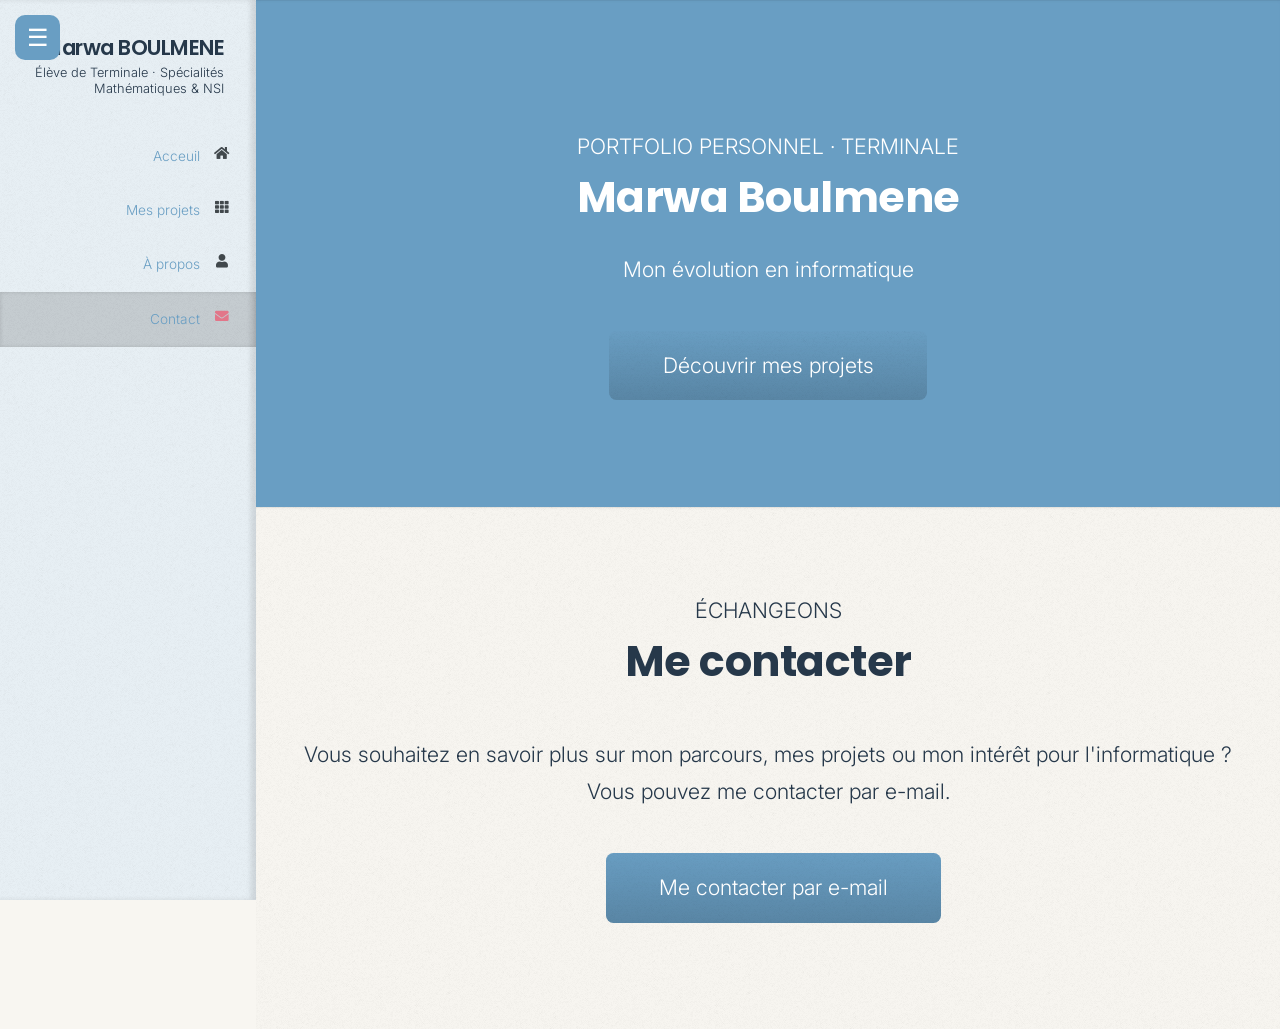
<file: index.html>
<!DOCTYPE HTML>
<!--
	Prologue by HTML5 UP
	html5up.net | @ajlkn
	Free for personal and commercial use under the CCA 3.0 license (html5up.net/license)
-->
<html>
	<head>
		<title>Potfolio de Marwa BOULMENE</title>
		<meta charset="utf-8" />
		<meta name="viewport" content="width=device-width, initial-scale=1, user-scalable=no" />
	    <link rel="preconnect" href="https://fonts.googleapis.com">
        <link href="https://fonts.googleapis.com/css2?family=Inter:wght@400;500;600;700&family=Poppins:wght@400;500;600;700;800&display=swap" rel="stylesheet">
        <link rel="stylesheet" href="assets/css/main.css" />
	</head>
	<body class="is-preload">

		<!-- Header -->
			<div id="header">

				<div class="top">

					<!-- Logo -->
						<div id="logo">
							<h1 id="title">Marwa BOULMENE</h1>
							<p>Élève de Terminale · Spécialités Mathématiques &amp; NSI</p> 
						</div>
					<!-- Nav -->
						<nav id="nav"> 
							<ul>
								<li><a href="#top" id="top-link" class="skel-layers-ignoreHref"><span class="icon solid fa-home">Acceuil</span></a></li>
								<li><a href="projets.html" id="portfolio-link" ><span class="icon solid fa-th">Mes projets</span></a></li>
								<li><a href="apropos.html" id="about-link" class="skel-layers-ignoreHref"><span class="icon solid fa-user">À propos</span></a></li>
								<li><a href="#contact" id="contact-link" class="skel-layers-ignoreHref"><span class="icon solid fa-envelope">Contact</span></a></li>
							</ul>
						</nav>

				</div>

				

			</div>

		<!-- Main -->
			<div id="main">

				<!-- Intro -->
					<section id="top" class="one dark cover">
						<div class="container">

							
<header>
    <p class="eyebrow">PORTFOLIO PERSONNEL · TERMINALE</p>
    <h2 class="alt">
        Marwa Boulmene
    </h2>
    <p>
        Mon évolution en informatique
    </p>
</header>
<footer>
    <a href="projets.html" class="button">
        Découvrir mes projets
    </a>
</footer>

						</div>
					</section>



				
<!-- Contact -->
<section id="contact" class="four">
    <div class="container">

        <header>
            <p class="eyebrow">ÉCHANGEONS</p>
            <h2>Me contacter</h2>
        </header>

        <p>
            Vous souhaitez en savoir plus sur mon parcours,
            mes projets ou mon intérêt pour l'informatique ?
            Vous pouvez me contacter par e-mail.
        </p>

        <ul class="actions">
            <li>
                <a href="mailto:marwaboulmene5@gmail.com" class="button">
                    Me contacter par e-mail
                </a>
            </li>
        </ul>

    </div>
</section>

		

		<!-- Scripts -->
			<script src="assets/js/jquery.min.js"></script>
			<script src="assets/js/jquery.scrolly.min.js"></script>
			<script src="assets/js/jquery.scrollex.min.js"></script>
			<script src="assets/js/browser.min.js"></script>
			<script src="assets/js/breakpoints.min.js"></script>
			<script src="assets/js/util.js"></script>
			<script src="assets/js/main.js"></script>

	</body>
</html>
</file>
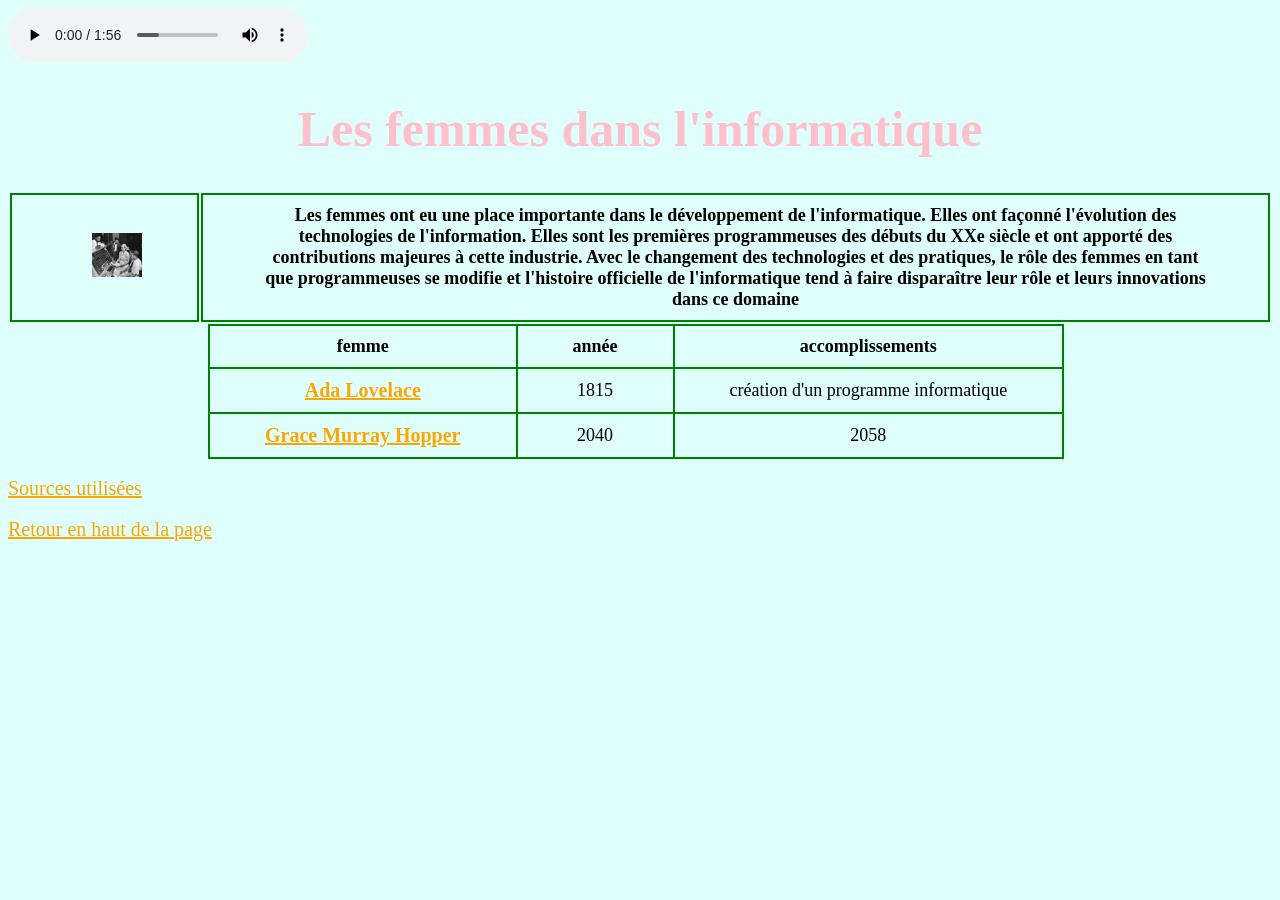
<file: Projets/projet 3 (femmes)/index.html>
<!DOCTYPE html>
<html> 
<head>
<meta charset= "utf-8">
<link rel="stylesheet" type="text/css" href ="femmeStyle.css">
<title> Les femmes dans l'informatique </title>
</head>
<body> 
<audio src="imageEtMusique/musiqueFemme.mp3" controls>
</audio>
<h1> Les femmes dans l'informatique </h1>
<table id="tableIntro">
<tr>
<th> <img id="imageFemme" src="imageEtMusique/imageFemme.jpg" alt="femmes"> </th> 
<th> Les femmes ont eu une place importante dans le développement de l'informatique. Elles ont façonné l'évolution des technologies de l'information. Elles sont les premières programmeuses des débuts du XXe siècle et ont apporté des contributions majeures à cette industrie. Avec le changement des technologies et des pratiques, le rôle des femmes en tant que programmeuses se modifie et l'histoire officielle de l'informatique tend à faire disparaître leur rôle et leurs innovations dans ce domaine </th> 
</tr>
</table>
<table id="tableFemmes">
<tr>
<th> femme </th> <th> année </th> <th> accomplissements </th>
</tr>
<tr>
<th><a href= "AdaLovelace.html"> Ada Lovelace </a> </th>
<td class="Ada Lovelace"> 1815</td>
<td class="Ada Lovelace"> création d'un programme informatique </td>
</tr>
<tr>
<th><a href= "GraceMurrayHopper.html"> Grace Murray Hopper </a> </th>
<td class="Grace Murray Hopper"> 2040 </td>
<td class="Grace Murray Hopper"> 2058 </td>
</tr>
</table>
<br>
<a href="Sources.html"> Sources utilisées </a>
<br>
<br>
<a href="index.html"> Retour en haut de la page</a> 
</body> 
</html>
</file>
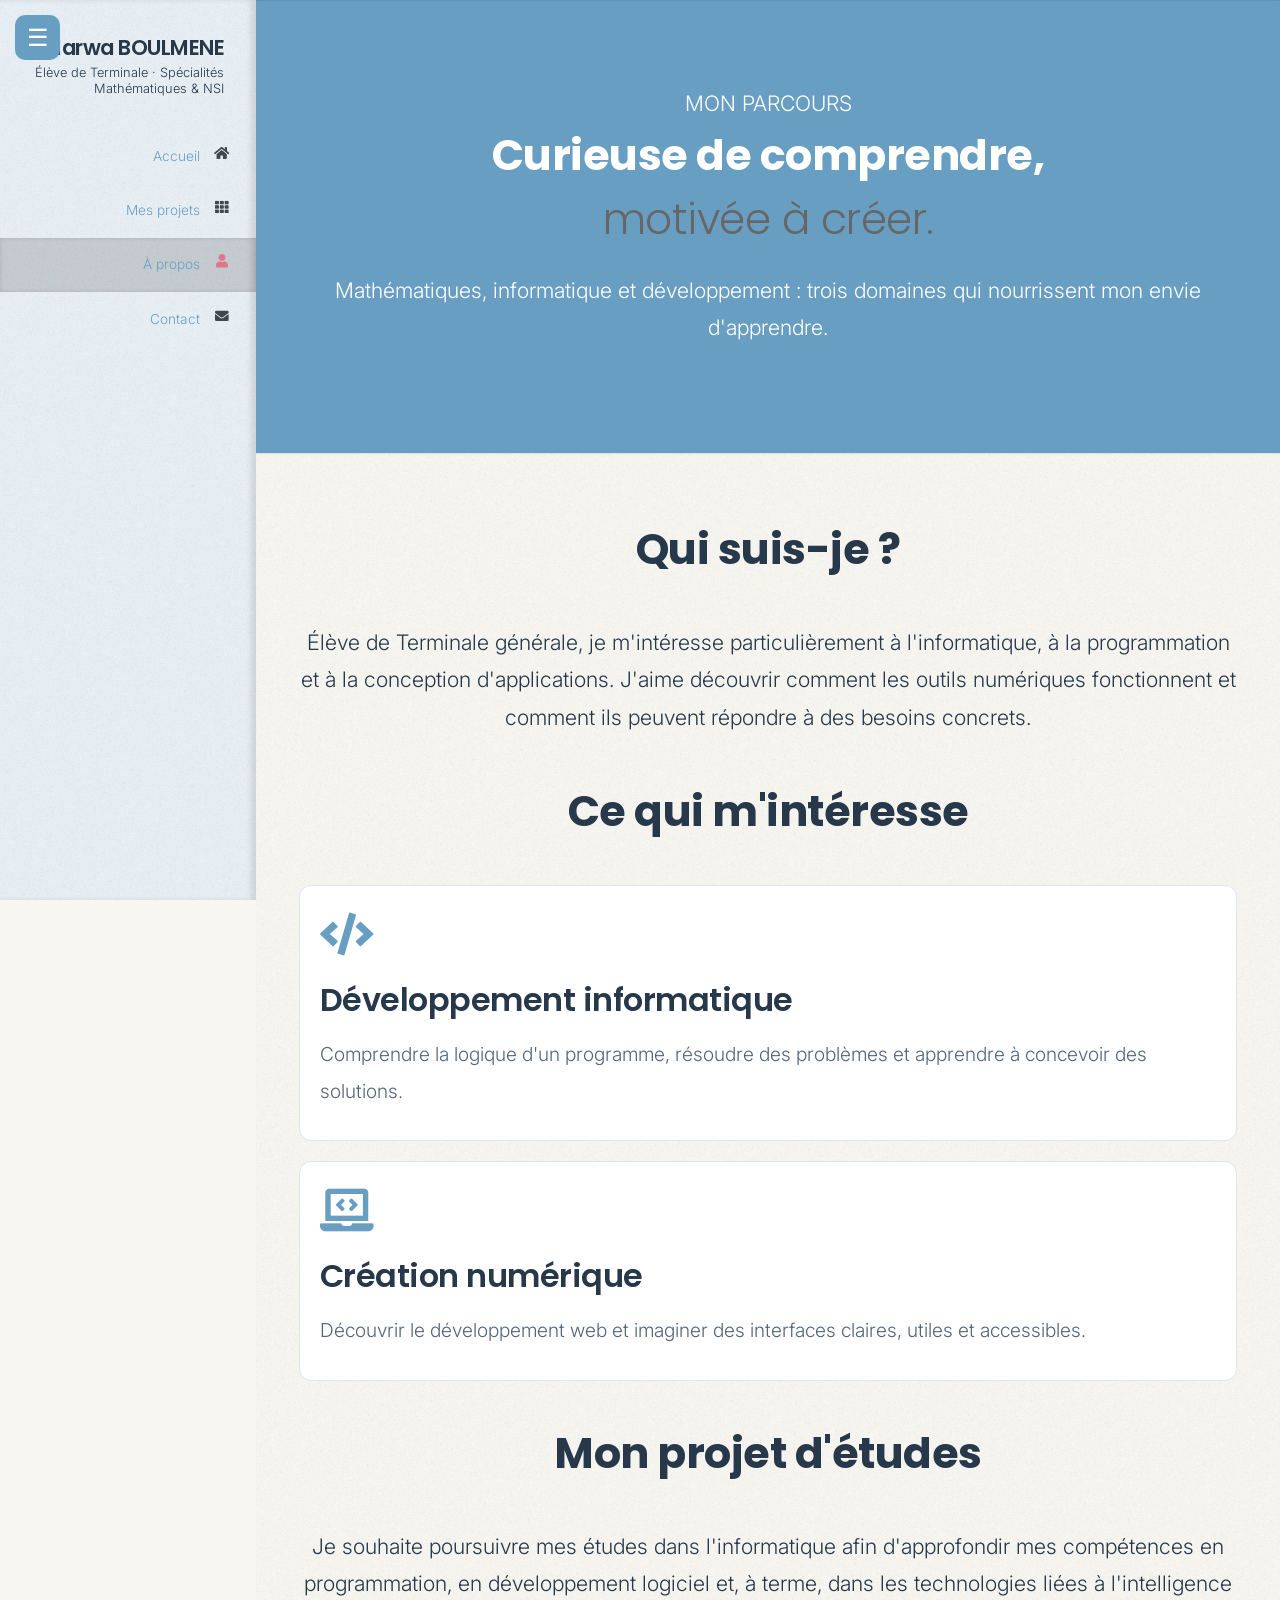
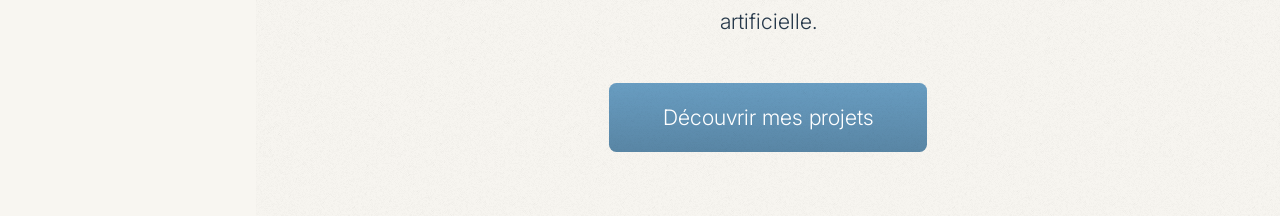
<file: apropos.html>
<!DOCTYPE HTML>
<html lang="fr">
<head>
    <title>À propos | Marwa BOULMENE</title>
    <meta charset="utf-8" />
    <meta name="viewport" content="width=device-width, initial-scale=1, user-scalable=no" />

    <link rel="preconnect" href="https://fonts.googleapis.com">
    <link href="https://fonts.googleapis.com/css2?family=Inter:wght@400;500;600;700&family=Poppins:wght@400;500;600;700;800&display=swap" rel="stylesheet">

    <link rel="stylesheet" href="assets/css/main.css" />
</head>

<body class="is-preload">

    <!-- Barre latérale -->
    <div id="header">
        <div class="top">

            <!-- Logo -->
            <div id="logo">
                <h1 id="title">Marwa BOULMENE</h1>
                <p>Élève de Terminale · Spécialités Mathématiques &amp; NSI</p>
            </div>

            <!-- Navigation -->
            <nav id="nav">
                <ul>
                    <li>
                        <a href="index.html#top">
                            <span class="icon solid fa-home">Accueil</span>
                        </a>
                    </li>
                    <li>
                        <a href="projets.html">
                            <span class="icon solid fa-th">Mes projets</span>
                        </a>
                    </li>
                    <li>
                        <a href="apropos.html" class="active">
                            <span class="icon solid fa-user">À propos</span>
                        </a>
                    </li>
                    <li>
                        <a href="index.html#contact">
                            <span class="icon solid fa-envelope">Contact</span>
                        </a>
                    </li>
                </ul>
            </nav>

        </div>
    </div>

    <!-- Contenu principal -->
    <div id="main">

        <!-- Présentation -->
        <section class="one">
            <div class="container">
                <header>
                    <p class="eyebrow">MON PARCOURS</p>

                    <h2 class="alt">
                        Curieuse de comprendre,<br />
                        <strong>motivée à créer.</strong>
                    </h2>

                    <p>
                        Mathématiques, informatique et développement :
                        trois domaines qui nourrissent mon envie d'apprendre.
                    </p>
                </header>
            </div>
        </section>

        <!-- À propos -->
        <section class="two">
            <div class="container">

                <header>
                    <h2>Qui suis-je ?</h2>
                </header>

                <p>
                    Élève de Terminale générale, je m'intéresse particulièrement
                    à l'informatique, à la programmation et à la conception
                    d'applications. J'aime découvrir comment les outils
                    numériques fonctionnent et comment ils peuvent répondre
                    à des besoins concrets.
                </p>

                <header>
                    <h2>Ce qui m'intéresse</h2>
                </header>

                <div class="project-card">
                    <span class="icon solid fa-code"></span>

                    <h3>Développement informatique</h3>

                    <p>
                        Comprendre la logique d'un programme, résoudre
                        des problèmes et apprendre à concevoir des solutions.
                    </p>
                </div>

                <div class="project-card" style="margin-top: 20px;">
                    <span class="icon solid fa-laptop-code"></span>

                    <h3>Création numérique</h3>

                    <p>
                        Découvrir le développement web et imaginer des
                        interfaces claires, utiles et accessibles.
                    </p>
                </div>

                <header style="margin-top: 40px;">
                    <h2>Mon projet d'études</h2>
                </header>

                <p>
                    Je souhaite poursuivre mes études dans l'informatique
                    afin d'approfondir mes compétences en programmation,
                    en développement logiciel et, à terme, dans les
                    technologies liées à l'intelligence artificielle.
                </p>

                <footer>
                    <a href="projets.html" class="button">
                        Découvrir mes projets
                    </a>
                </footer>

            </div>
        </section>

    </div>

    <!-- Scripts -->
    <script src="assets/js/jquery.min.js"></script>
    <script src="assets/js/jquery.scrolly.min.js"></script>
    <script src="assets/js/jquery.scrollex.min.js"></script>
    <script src="assets/js/browser.min.js"></script>
    <script src="assets/js/breakpoints.min.js"></script>
    <script src="assets/js/util.js"></script>
    <script src="assets/js/main.js"></script>

</body>
</html>
</file>
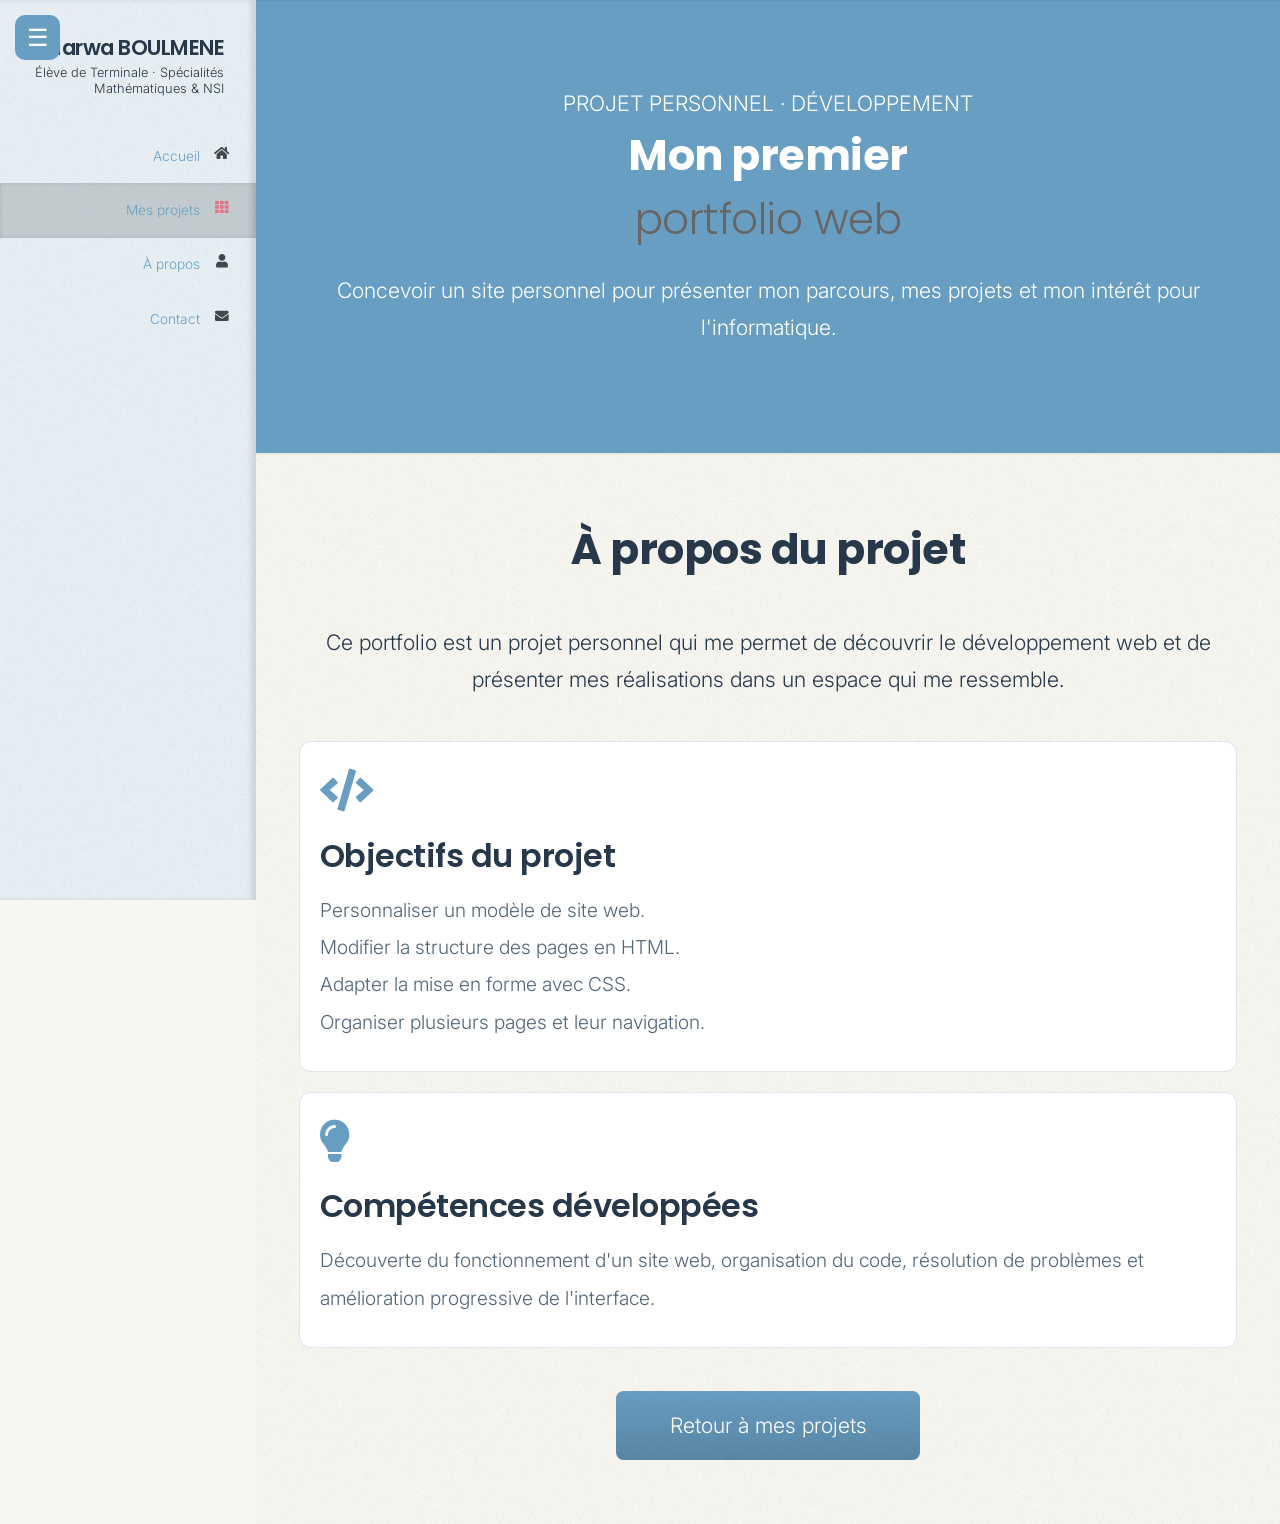
<file: developpement-web.html>
<!DOCTYPE HTML>
<html lang="fr">
<head>
    <title>Développement web | Marwa BOULMENE</title>
    <meta charset="utf-8" />
    <meta name="viewport" content="width=device-width, initial-scale=1, user-scalable=no" />

    <link rel="preconnect" href="https://fonts.googleapis.com">
    <link href="https://fonts.googleapis.com/css2?family=Inter:wght@400;500;600;700&family=Poppins:wght@400;500;600;700;800&display=swap" rel="stylesheet">

    <link rel="stylesheet" href="assets/css/main.css" />
</head>

<body class="is-preload">

    <!-- Barre latérale -->
    <div id="header">
        <div class="top">

            <div id="logo">
                <h1 id="title">Marwa BOULMENE</h1>
                <p>Élève de Terminale · Spécialités Mathématiques &amp; NSI</p>
            </div>

            <nav id="nav">
                <ul>
                    <li>
                        <a href="index.html#top">
                            <span class="icon solid fa-home">Accueil</span>
                        </a>
                    </li>
                    <li>
                        <a href="projets.html" class="active">
                            <span class="icon solid fa-th">Mes projets</span>
                        </a>
                    </li>
                    <li>
                        <a href="apropos.html">
                            <span class="icon solid fa-user">À propos</span>
                        </a>
                    </li>
                    <li>
                        <a href="index.html#contact">
                            <span class="icon solid fa-envelope">Contact</span>
                        </a>
                    </li>
                </ul>
            </nav>

        </div>
    </div>

    <!-- Contenu principal -->
    <div id="main">

        <section class="one">
            <div class="container">
                <header>
                    <p class="eyebrow">PROJET PERSONNEL · DÉVELOPPEMENT</p>

                    <h2 class="alt">
                        Mon premier<br />
                        <strong>portfolio web</strong>
                    </h2>

                    <p>
                        Concevoir un site personnel pour présenter mon parcours,
                        mes projets et mon intérêt pour l'informatique.
                    </p>
                </header>
            </div>
        </section>

        <section class="two">
            <div class="container">

                <header>
                    <h2>À propos du projet</h2>
                </header>

                <p>
                    Ce portfolio est un projet personnel qui me permet
                    de découvrir le développement web et de présenter
                    mes réalisations dans un espace qui me ressemble.
                </p>

                <div class="project-card">
                    <span class="icon solid fa-code"></span>

                    <h3>Objectifs du projet</h3>

                    <p>
                        Personnaliser un modèle de site web.<br />
                        Modifier la structure des pages en HTML.<br />
                        Adapter la mise en forme avec CSS.<br />
                        Organiser plusieurs pages et leur navigation.
                    </p>
                </div>

                <div class="project-card" style="margin-top: 20px;">
                    <span class="icon solid fa-lightbulb"></span>

                    <h3>Compétences développées</h3>

                    <p>
                        Découverte du fonctionnement d'un site web,
                        organisation du code, résolution de problèmes
                        et amélioration progressive de l'interface.
                    </p>
                </div>

                <footer>
                    <a href="projets.html" class="button">
                        Retour à mes projets
                    </a>
                </footer>

            </div>
        </section>

    </div>

    <!-- Scripts -->
    <script src="assets/js/jquery.min.js"></script>
    <script src="assets/js/jquery.scrolly.min.js"></script>
    <script src="assets/js/jquery.scrollex.min.js"></script>
    <script src="assets/js/browser.min.js"></script>
    <script src="assets/js/breakpoints.min.js"></script>
    <script src="assets/js/util.js"></script>
    <script src="assets/js/main.js"></script>

</body>
</html>
</file>
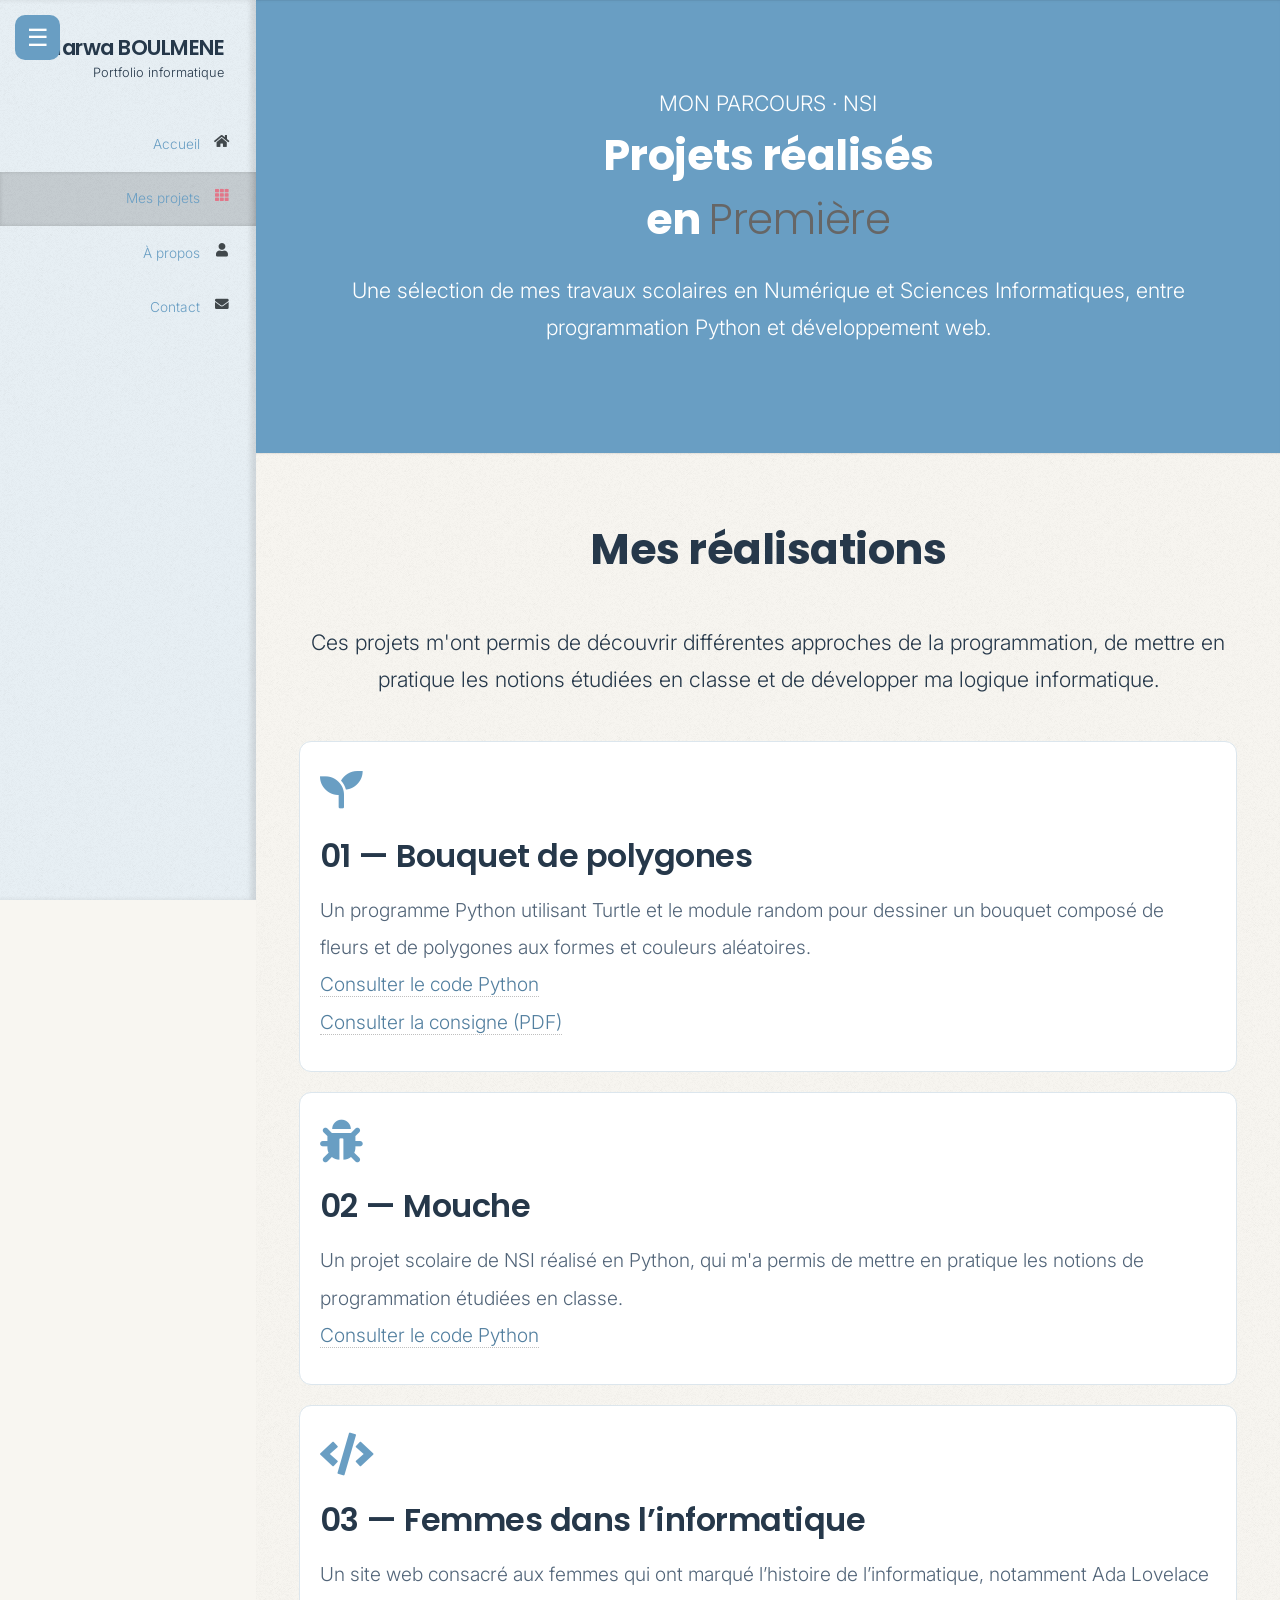
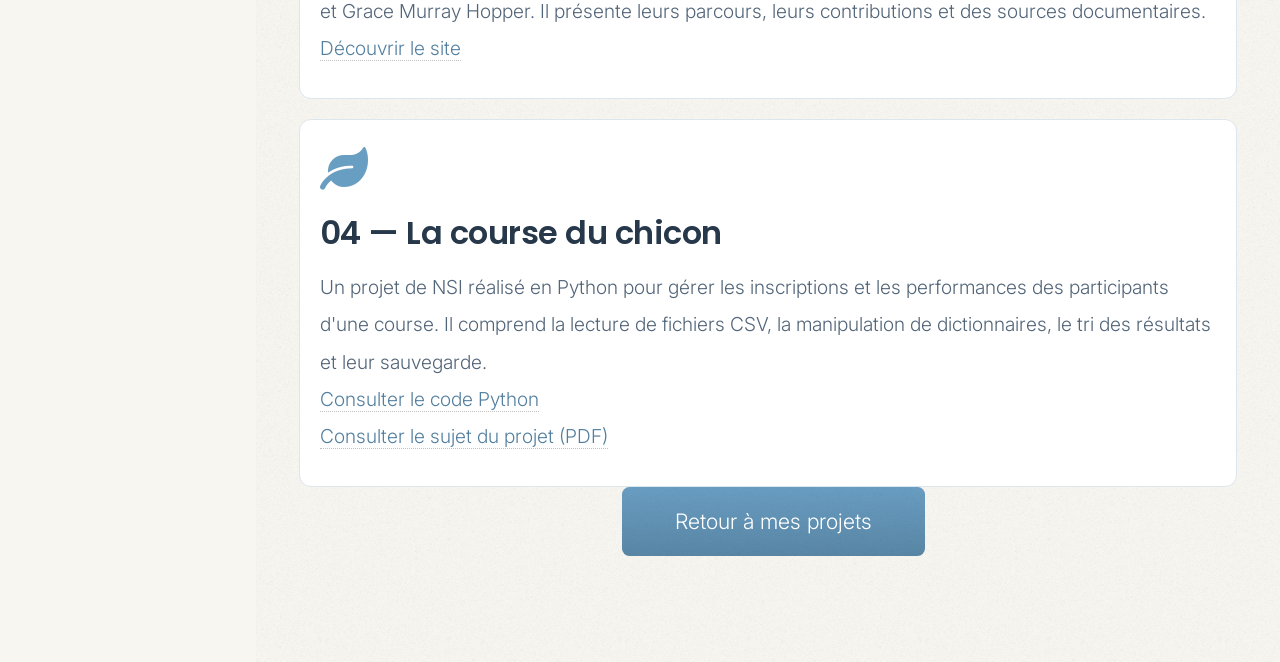
<file: premiere.html>
<!DOCTYPE HTML>
<html lang="fr">
<head>
    <title>Première — Mon portfolio</title>
    <meta charset="utf-8" />
    <meta name="viewport" content="width=device-width, initial-scale=1, user-scalable=no" />

    <link rel="preconnect" href="https://fonts.googleapis.com">
    <link href="https://fonts.googleapis.com/css2?family=Inter:wght@400;500;600;700&family=Poppins:wght@400;500;600;700;800&display=swap" rel="stylesheet">

    <link rel="stylesheet" href="assets/css/main.css" />
</head>

<body class="is-preload">

    <!-- Menu latéral -->
    <div id="header">
        <div class="top">

            <div id="logo">
                <h1 id="title">Marwa BOULMENE</h1>
                <p>Portfolio informatique</p>
            </div>

            <nav id="nav">
                <ul>
                    <li>
                        <a href="index.html#top">
                            <span class="icon solid fa-home">Accueil</span>
                        </a>
                    </li>
                    <li>
                        <a href="projets.html" class="active">
                            <span class="icon solid fa-th">Mes projets</span>
                        </a>
                    </li>
                    <li>
                        <a href="apropos.html">
                            <span class="icon solid fa-user">À propos</span>
                        </a>
                    </li>
                    <li>
                        <a href="index.html#contact">
                            <span class="icon solid fa-envelope">Contact</span>
                        </a>
                    </li>
                </ul>
            </nav>

        </div>
    </div>

    <!-- Contenu principal -->
    <div id="main">

        <!-- Présentation -->
        <section id="top" class="one">
            <div class="container">

                <header>
                    <p class="eyebrow">MON PARCOURS · NSI</p>

                    <h2 class="alt">
                        Projets réalisés<br />
                        en <strong>Première</strong>
                    </h2>

                    <p>
                        Une sélection de mes travaux scolaires en
                        Numérique et Sciences Informatiques,
                        entre programmation Python et développement web.
                    </p>
                </header>

            </div>
        </section>

        <!-- Projets -->
        <section id="realisations" class="two">
            <div class="container">

                <header>
                    <h2>Mes réalisations</h2>
                </header>

                <p>
                    Ces projets m'ont permis de découvrir différentes
                    approches de la programmation, de mettre en pratique
                    les notions étudiées en classe et de développer
                    ma logique informatique.
                </p>

                <div class="row">

                    <!-- Projet 1 : Bouquet -->
                    <div class="col-12">
                        <div class="project-card">

                            <span class="icon solid fa-seedling"></span>
                            <h3>01 — Bouquet de polygones</h3>

                            <p>
                                Un programme Python utilisant Turtle
                                et le module random pour dessiner un
                                bouquet composé de fleurs et de polygones
                                aux formes et couleurs aléatoires.
                            </p>

                            <p>
                                <a href="Projets/projet%201%20(bouquet)/PR1tulipes.py"
                                   target="_blank" rel="noopener">
                                    Consulter le code Python
                                </a>
                            </p>

                            <p>
                                <a href="Projets/projet%201%20(bouquet)/BouquetPolygones.pdf"
                                   target="_blank" rel="noopener">
                                    Consulter la consigne (PDF)
                                </a>
                            </p>

                        </div>
                    </div>

                    <!-- Projet 2 : Mouche -->
                    <div class="col-12">
                        <div class="project-card">

                            <span class="icon solid fa-bug"></span>
                            <h3>02 — Mouche</h3>

                            <p>
                                Un projet scolaire de NSI réalisé en Python,
                                qui m'a permis de mettre en pratique les notions
                                de programmation étudiées en classe.
                            </p>

                            <p>
                                <a href="Projets/projet%202%20(mouche)/PR2.py"
                                   target="_blank" rel="noopener">
                                    Consulter le code Python
                                </a>
                            </p>

                        </div>
                    </div>

                    <!-- Projet 3 : Femmes dans l'informatique -->
                    <div class="col-12">
                        <div class="project-card">

                            <span class="icon solid fa-code"></span>
                            <h3>03 — Femmes dans l’informatique</h3>

                            <p>
                                Un site web consacré aux femmes qui ont marqué
                                l’histoire de l’informatique, notamment Ada Lovelace
                                et Grace Murray Hopper. Il présente leurs parcours,
                                leurs contributions et des sources documentaires.
                            </p>

                            <p>
                                <a href="Projets/projet%203%20(femmes)/index.html"
                                   target="_blank" rel="noopener">
                                    Découvrir le site
                                </a>
                            </p>

                        </div>
                    </div>

                    <!-- Projet 4 : Chicons -->
                    <div class="col-12">
                        <div class="project-card">

                            <span class="icon solid fa-leaf"></span>
                            <h3>04 — La course du chicon</h3>

                            <p>
                                Un projet de NSI réalisé en Python pour gérer les
                                inscriptions et les performances des participants
                                d'une course. Il comprend la lecture de fichiers CSV,
                                la manipulation de dictionnaires, le tri des résultats
                                et leur sauvegarde.
                            </p>

                            <p>
                                <a href="Projets/projet%204%20(chicons)/course_chicon.py"
                                   target="_blank" rel="noopener">
                                    Consulter le code Python
                                </a>
                            </p>

                            <p>
                                <a href="Projets/projet%204%20(chicons)/PRChicon.pdf"
                                   target="_blank" rel="noopener">
                                    Consulter le sujet du projet (PDF)
                                </a>
                            </p>

                        </div>
                    </div>

                </div>

                <!-- Bouton de retour -->
                <div class="row">
                    <div class="col-12">
                        <ul class="actions">
                            <li>
                                <a href="projets.html" class="button">
                                    Retour à mes projets
                                </a>
                            </li>
                        </ul>
                    </div>
                </div>
        </section>
    </div>

    <!-- Scripts du modèle -->
    <script src="assets/js/jquery.min.js"></script>
    <script src="assets/js/jquery.scrolly.min.js"></script>
    <script src="assets/js/jquery.scrollex.min.js"></script>
    <script src="assets/js/browser.min.js"></script>
    <script src="assets/js/breakpoints.min.js"></script>
    <script src="assets/js/util.js"></script>
    <script src="assets/js/main.js"></script>

</body>
</html>
</file>
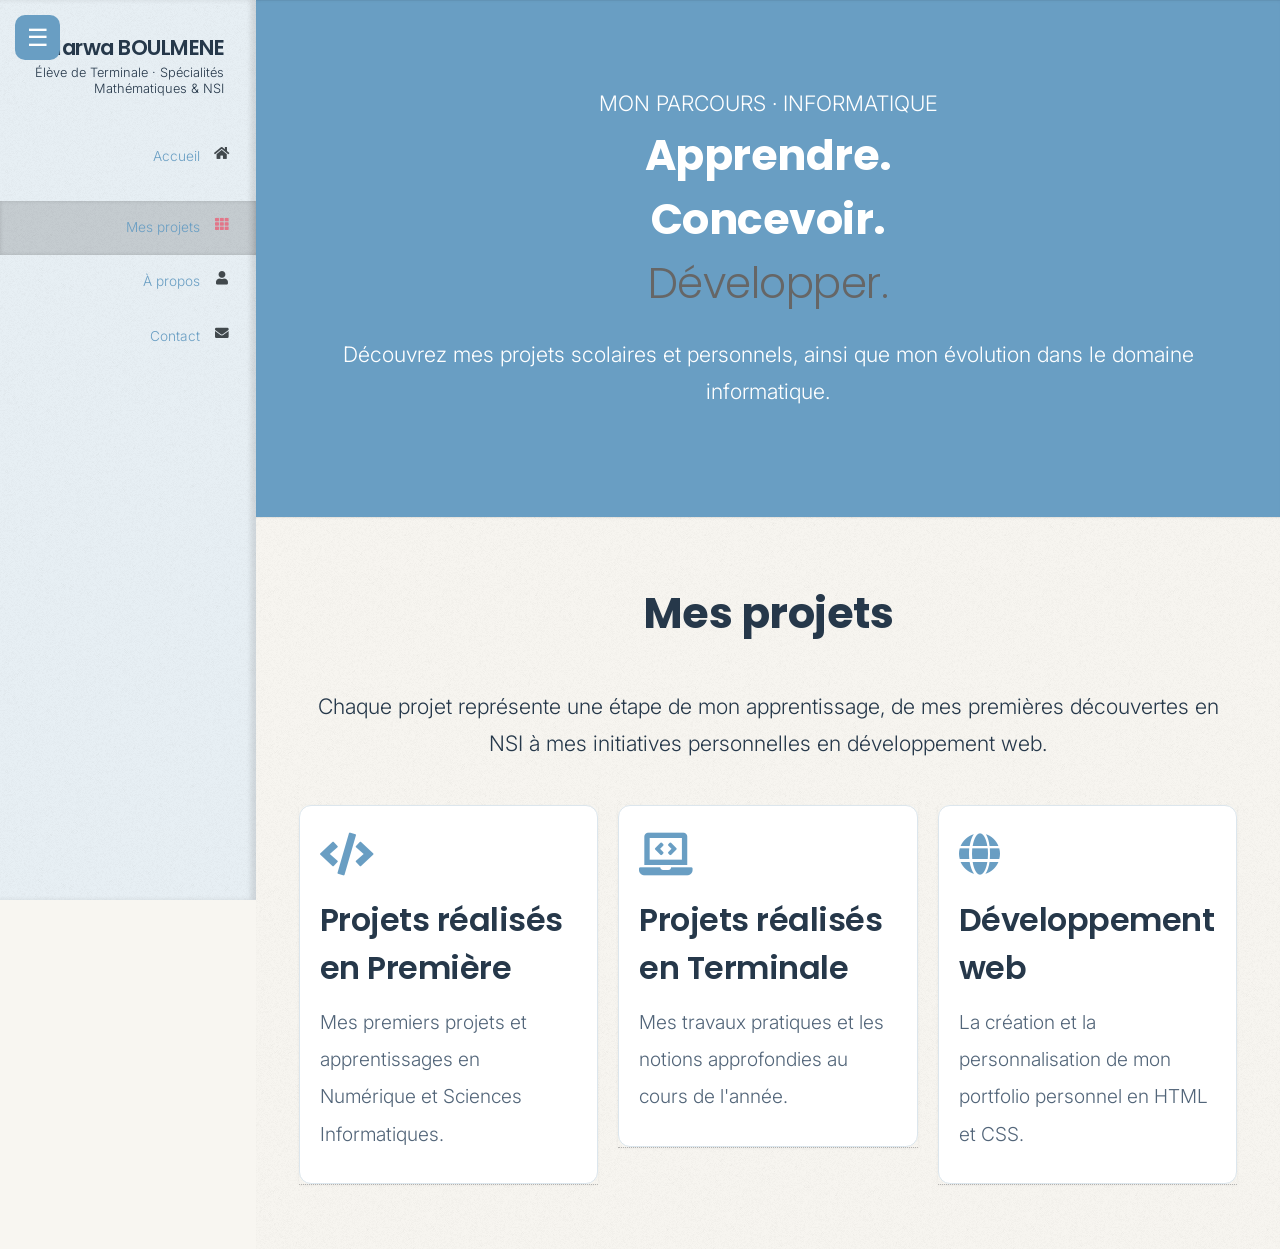
<file: projets.html>
<!DOCTYPE HTML>
<html lang="fr">
<head>
    <title>Mes projets | Marwa BOULMENE</title>
    <meta charset="utf-8" />
    <meta name="viewport" content="width=device-width, initial-scale=1, user-scalable=no" />

    <link rel="preconnect" href="https://fonts.googleapis.com">
    <link href="https://fonts.googleapis.com/css2?family=Inter:wght@400;500;600;700&family=Poppins:wght@400;500;600;700;800&display=swap" rel="stylesheet">

    <link rel="stylesheet" href="assets/css/main.css" />
</head>

<body class="is-preload">

    <!-- Barre latérale -->
    <div id="header">
        <div class="top">

            <!-- Logo -->
            <div id="logo">
                <h1 id="title">Marwa BOULMENE</h1>
                <p>Élève de Terminale · Spécialités Mathématiques &amp; NSI</p>
            </div>

            <!-- Navigation -->
            <nav id="nav">
                <ul>
                    <li>
                        <a href="index.html#top">
                            <span class="icon solid fa-home">Accueil</span>
                        </a>
                    </li>
                    <li>
                        <a href="projets.html">
                            <li><a href="projets.html" class="active"><span class="icon solid fa-th">Mes projets</span></a></li>
                        </a>
                    </li>
                    <li>
                        <a href="apropos.html">
                            <span class="icon solid fa-user">À propos</span>
                        </a>
                    </li>
                    <li>
                        <a href="index.html#contact">
                            <span class="icon solid fa-envelope">Contact</span>
                        </a>
                    </li>
                </ul>
            </nav>

        </div>
    </div>

    <!-- Contenu principal -->
    <div id="main">

        <!-- Présentation -->
        <section class="one">
            <div class="container">
                <header>
                    <p class="eyebrow">MON PARCOURS · INFORMATIQUE</p>

                    <h2 class="alt">
                        Apprendre.<br />
                        Concevoir.<br />
                        <strong>Développer.</strong>
                    </h2>

                    <p>
                        Découvrez mes projets scolaires et personnels,
                        ainsi que mon évolution dans le domaine informatique.
                    </p>
                </header>
            </div>
        </section>

        <!-- Cartes des projets -->
        <section class="two">
            <div class="container">

                <header>
                    <h2>Mes projets</h2>
                </header>

                <p>
                    Chaque projet représente une étape de mon apprentissage,
                    de mes premières découvertes en NSI à mes initiatives
                    personnelles en développement web.
                </p>

                <div class="row">

                    <!-- Première -->
                    <div class="col-4 col-12-mobile">
                        <a href="premiere.html" class="project-link">
                            <article class="item">
                                <div class="project-card">
                                    <span class="icon solid fa-code"></span>

                                    <h3>Projets réalisés en Première</h3>

                                    <p>
                                        Mes premiers projets et apprentissages
                                        en Numérique et Sciences Informatiques.
                                    </p>
                                </div>
                            </article>
                        </a>
                    </div>

                    <!-- Terminale -->
                    <div class="col-4 col-12-mobile">
                        <a href="terminale.html" class="project-link">
                            <article class="item">
                                <div class="project-card">
                                    <span class="icon solid fa-laptop-code"></span>

                                    <h3>Projets réalisés en Terminale</h3>

                                    <p>
                                        Mes travaux pratiques et les notions
                                        approfondies au cours de l'année.
                                    </p>
                                </div>
                            </article>
                        </a>
                    </div>

                    <!-- Développement web -->
                    <div class="col-4 col-12-mobile">
                        <a href="developpement-web.html" class="project-link">
                            <article class="item">
                                <div class="project-card">
                                    <span class="icon solid fa-globe"></span>

                                    <h3>Développement web</h3>

                                    <p>
                                        La création et la personnalisation
                                        de mon portfolio personnel en HTML et CSS.
                                    </p>
                                </div>
                            </article>
                        </a>
                    </div>

                </div>

            </div>
        </section>

    </div>

    <!-- Scripts -->
    <script src="assets/js/jquery.min.js"></script>
    <script src="assets/js/jquery.scrolly.min.js"></script>
    <script src="assets/js/jquery.scrollex.min.js"></script>
    <script src="assets/js/browser.min.js"></script>
    <script src="assets/js/breakpoints.min.js"></script>
    <script src="assets/js/util.js"></script>
    <script src="assets/js/main.js"></script>

</body>
</html>
</file>
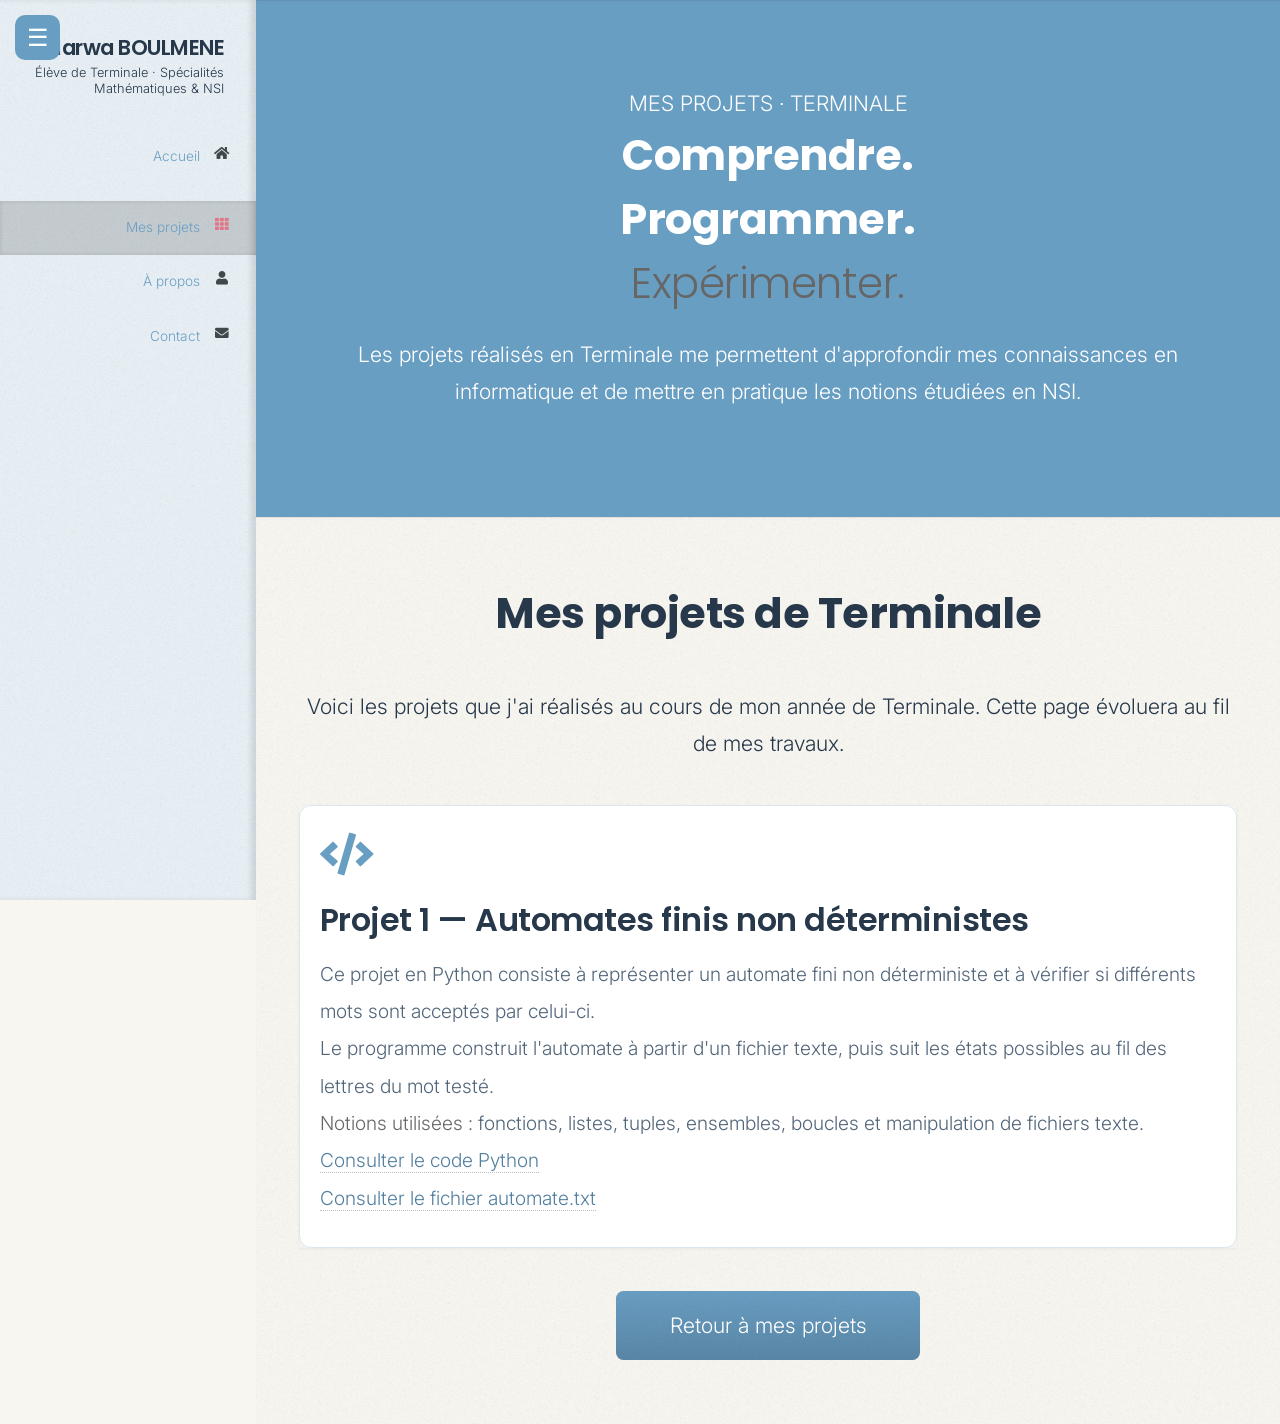
<file: terminale.html>
<!DOCTYPE HTML>
<html lang="fr">
<head>
    <title>Mes projets de Terminale | Marwa BOULMENE</title>
    <meta charset="utf-8" />
    <meta name="viewport" content="width=device-width, initial-scale=1, user-scalable=no" />

    <link rel="preconnect" href="https://fonts.googleapis.com">
    <link href="https://fonts.googleapis.com/css2?family=Inter:wght@400;500;600;700&family=Poppins:wght@400;500;600;700;800&display=swap" rel="stylesheet">

    <link rel="stylesheet" href="assets/css/main.css" />
</head>

<body class="is-preload">

    <!-- Barre latérale -->
    <div id="header">
        <div class="top">

            <div id="logo">
                <h1 id="title">Marwa BOULMENE</h1>
                <p>Élève de Terminale · Spécialités Mathématiques &amp; NSI</p>
            </div>

            <nav id="nav">
                <ul>
                    <li>
                        <a href="index.html#top">
                            <span class="icon solid fa-home">Accueil</span>
                        </a>
                    </li>
                    <li>
                        <a href="projets.html">
                            <li><a href="projets.html" class="active"><span class="icon solid fa-th">Mes projets</span></a></li>
                        </a>
                    </li>
                    <li>
                        <a href="apropos.html">
                            <span class="icon solid fa-user">À propos</span>
                        </a>
                    </li>
                    <li>
                        <a href="index.html#contact">
                            <span class="icon solid fa-envelope">Contact</span>
                        </a>
                    </li>
                </ul>
            </nav>

        </div>
    </div>

    <!-- Contenu principal -->
    <div id="main">

        <!-- Introduction -->
        <section class="one">
            <div class="container">
                <header>
                    <p class="eyebrow">MES PROJETS · TERMINALE</p>

                    <h2 class="alt">
                        Comprendre.<br />
                        Programmer.<br />
                        <strong>Expérimenter.</strong>
                    </h2>

                    <p>
                        Les projets réalisés en Terminale me permettent
                        d'approfondir mes connaissances en informatique
                        et de mettre en pratique les notions étudiées en NSI.
                    </p>
                </header>
            </div>
        </section>

        <!-- Liste des projets -->
        <section class="two">
            <div class="container">

                <header>
                    <h2>Mes projets de Terminale</h2>
                </header>

                <p>
                    Voici les projets que j'ai réalisés au cours de mon année
                    de Terminale. Cette page évoluera au fil de mes travaux.
                </p>

                <div class="row">

                    <!-- Projet 1 : Automates -->
                    <div class="col-12">
                        <article class="item">
                            <div class="project-card">

                                <span class="icon solid fa-code"></span>

                                <h3>
                                    Projet 1 — Automates finis non déterministes
                                </h3>

                                <p>
                                    Ce projet en Python consiste à représenter un automate
                                    fini non déterministe et à vérifier si
                                    différents mots sont acceptés par celui-ci.
                                </p>

                                <p>
                                    Le programme construit l'automate à partir
                                    d'un fichier texte, puis suit les états
                                    possibles au fil des lettres du mot testé.
                                </p>

                                <p>
                                    <strong>Notions utilisées :</strong>
                                    fonctions, listes, tuples, ensembles,
                                    boucles et manipulation de fichiers texte.
                                </p>

                                <p>
                                    <a
                                        href="Projets/projet%205%20Tale%20(automate)/Projet1Kaf%C3%A9.py"
                                        target="_blank"
                                        rel="noopener noreferrer">
                                        Consulter le code Python
                                    </a>
                                </p>

                                <p>
                                    <a
                                        href="Projets/projet%205%20Tale%20(automate)/automate.txt"
                                        target="_blank"
                                        rel="noopener noreferrer">
                                        Consulter le fichier automate.txt
                                    </a>
                                </p>

                            </div>
                        </article>
                    </div>

                </div>

                <footer>
                    <a href="projets.html" class="button">
                        Retour à mes projets
                    </a>
                </footer>

            </div>
        </section>

    </div>

    <!-- Scripts du template -->
    <script src="assets/js/jquery.min.js"></script>
    <script src="assets/js/jquery.scrolly.min.js"></script>
    <script src="assets/js/jquery.scrollex.min.js"></script>
    <script src="assets/js/browser.min.js"></script>
    <script src="assets/js/breakpoints.min.js"></script>
    <script src="assets/js/util.js"></script>
    <script src="assets/js/main.js"></script>

</body>
</html>
</file>
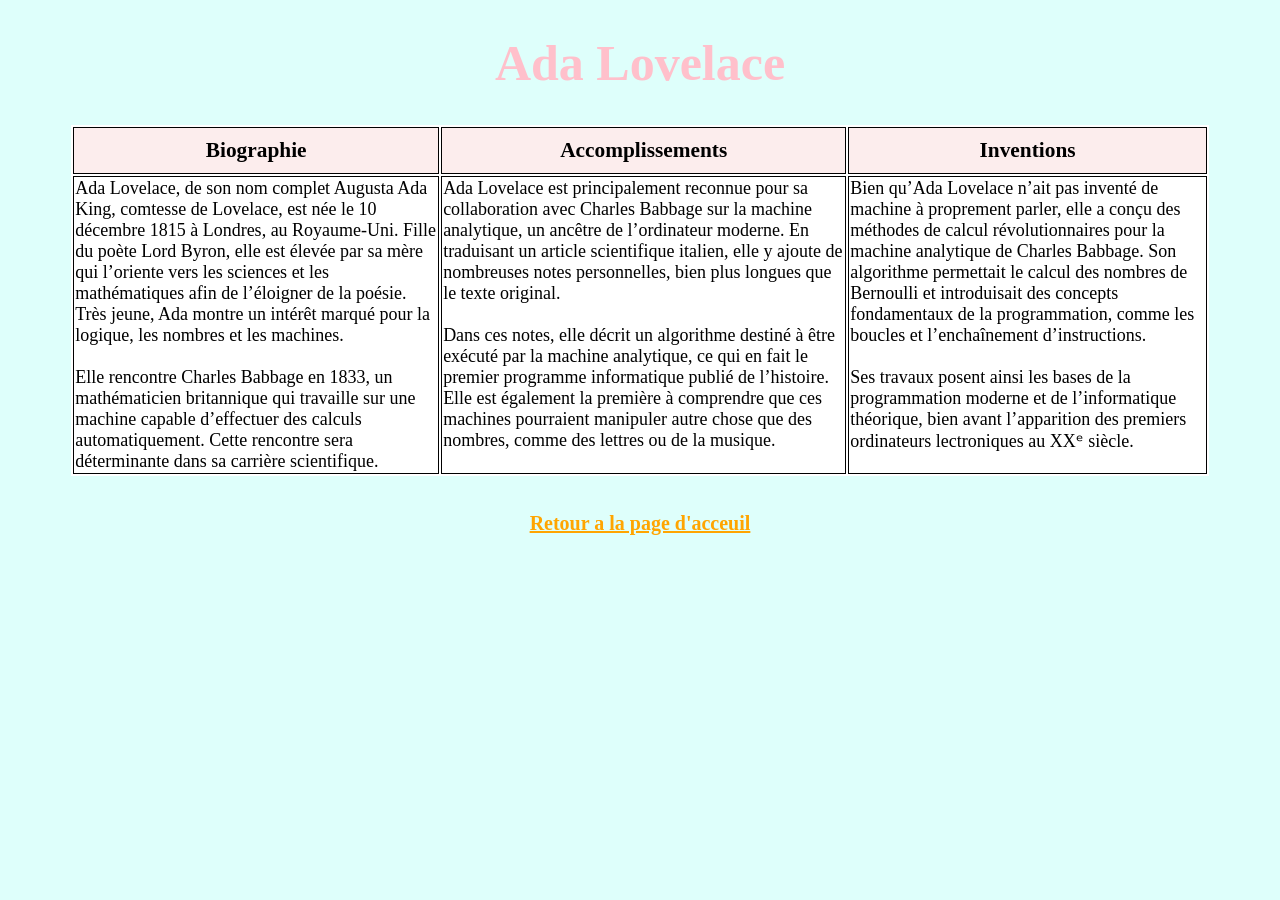
<file: Projets/projet 3 (femmes)/AdaLovelace.html>
<!DOCTYPE html>
<html>
<head>
<title> Ada Lovelace </title>
<meta charset= "utf-8">
<link rel="stylesheet" type="text/css" href ="femmeStyle.css">
</head>
<body>
<h1> Ada Lovelace </h1>
<table id="Savoirs">
    <tr>
    <th> Biographie </th>
    <th> Accomplissements </th>
    <th> Inventions </th>
    </tr>
    <tr>
    <td>
        Ada Lovelace, de son nom complet Augusta Ada King, comtesse de Lovelace,
        est née le 10 décembre 1815 à Londres, au Royaume-Uni.
        Fille du poète Lord Byron, elle est élevée par sa mère qui l’oriente
        vers les sciences et les mathématiques afin de l’éloigner de la poésie.
        Très jeune, Ada montre un intérêt marqué pour la logique, les nombres
        et les machines.
        <br>
		<br>
        Elle rencontre Charles Babbage en 1833, un mathématicien britannique
        qui travaille sur une machine capable d’effectuer des calculs
        automatiquement. Cette rencontre sera déterminante dans sa carrière
        scientifique.
        </td>
        <td>
        Ada Lovelace est principalement reconnue pour sa collaboration avec
        Charles Babbage sur la machine analytique, un ancêtre de l’ordinateur
        moderne.
        En traduisant un article scientifique italien, elle y ajoute de
        nombreuses notes personnelles, bien plus longues que le texte original.
        <br>
		<br>
        Dans ces notes, elle décrit un algorithme destiné à être exécuté par
        la machine analytique, ce qui en fait le premier programme informatique
        publié de l’histoire.
        Elle est également la première à comprendre que ces machines pourraient
        manipuler autre chose que des nombres, comme des lettres ou de la musique.
        </td>

        <td>
        Bien qu’Ada Lovelace n’ait pas inventé de machine à proprement parler,
        elle a conçu des méthodes de calcul révolutionnaires pour la machine
        analytique de Charles Babbage.
        Son algorithme permettait le calcul des nombres de Bernoulli et introduisait
        des concepts fondamentaux de la programmation, comme les boucles et
        l’enchaînement d’instructions.
        <br>
		<br>
        Ses travaux posent ainsi les bases de la programmation moderne et de
        l’informatique théorique, bien avant l’apparition des premiers ordinateurs
        lectroniques au XXᵉ siècle.
    </td>
    </tr>
</table>

<br>
<br>
<a id= "lien" href="index.html"> Retour a la page d'acceuil </a> 
</body>
</html>
</file>
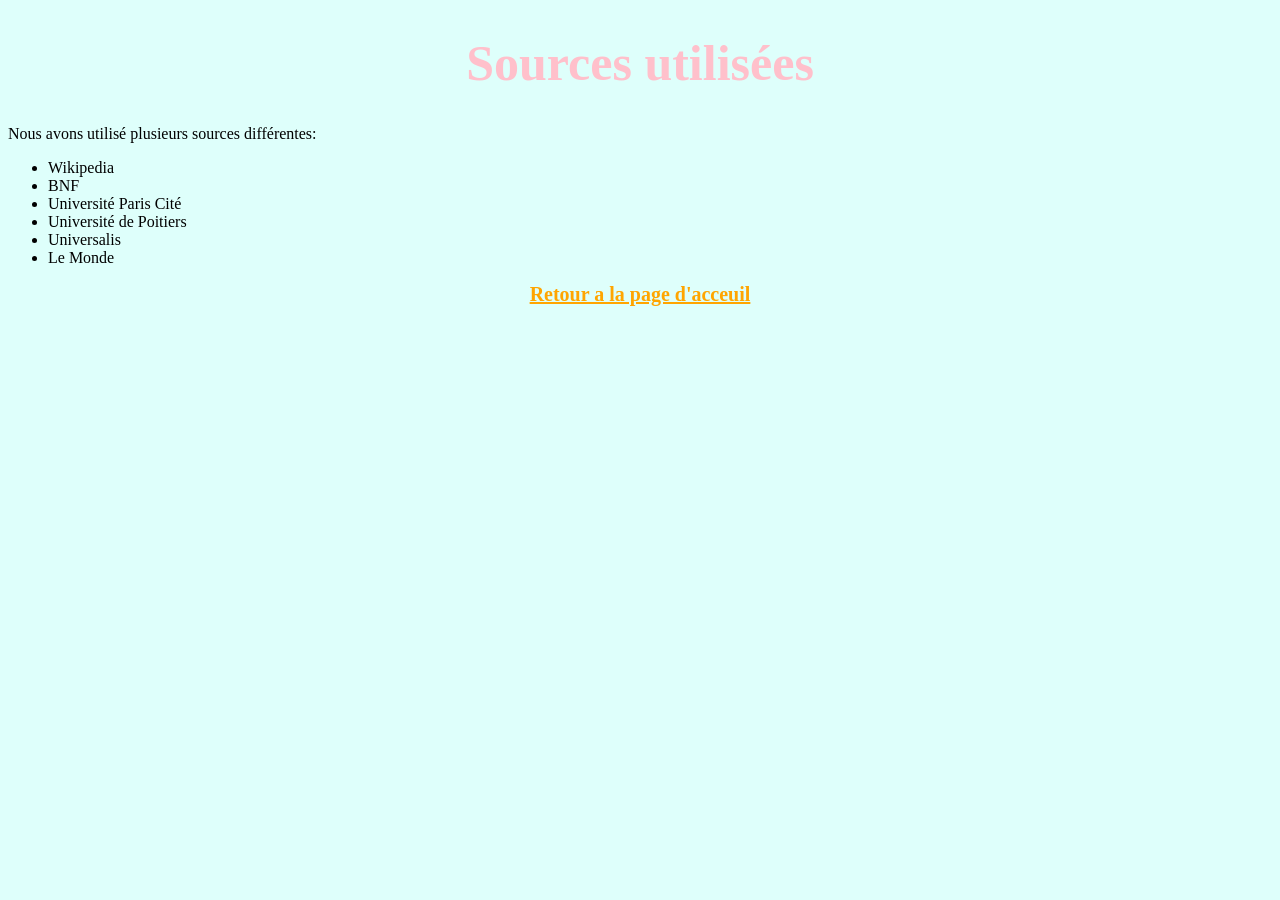
<file: Projets/projet 3 (femmes)/Sources.html>
<!DOCTYPE html>
<html> 
 <head> 
  <meta charset= "utf-8">
   <link rel="stylesheet" type="text/css" href ="femmeStyle.css">
   <title> Sources </title> 
   <h1> Sources utilisées </h1> 
  </head> 
  <body>
  
  <p> Nous avons utilisé plusieurs sources différentes:
  <ul> 
  <li> Wikipedia </li> 
  <li> BNF </li>
  <li> Université Paris Cité </li>
  <li> Université de Poitiers </li>
  <li> Universalis </li>
  <li> Le Monde </li>
  </ul>
  </p>
  
 <a id= "lien" href="index.html"> Retour a la page d'acceuil </a> 
 </body> 
 </html>
</file>
<file: Projets/projet 3 (femmes)/femmeStyle.css>
body{background-color:#DEFFFB;}
h1{color:pink;text-align:center;font-size:50px;}
a{color:orange; font-size:20px;}

/* Pour index*/
#tIntro th,td,tr {border:0px solid;border-collapse:separate;font-size:18px;}
#tableFemmes{border-collapse:collapse; font-size:18px ;text-align:center; margin-left: 200px;}
#tableFemmes td,th{border:2px solid green; padding-left : 55px; padding-right:55px; padding-top:10px;padding-bottom:10px;}
#imageFemme {width:50px ;height:auto;margin-left : 25px;}

/* Pour Grace Murray Hopper*/
#introGrace{font-style:italic;color:green }

#Jeunesse{display:none;font-size:20px;color:#E297F7;}
#boutonJeunesse{color: blue;font-size:20px; border:10px double RGB(10,42,200);background-color:#E297F7;}

#Carrière{display:none;font-size:20px;color:#F797AC;}
#boutonCarrière{color:blue;font-size: 20px; border:10px double RGB(10,42,200);background-color:#F797AC;}

/* Pour Ada Lovelace*/
#Biographieetaccomplissemnts{color:red;text-align:center; background-color : rgb(250,200,129); width:20%;margin:3px ; padding-left:5px ; border-collapse:separate}
#Accomplissements{color:red;text-align:center; background-color : rgb(250,200,129);width: 20%;margin : 3px ; padding-left : 5px ;}
/* Tableau Ada Lovelace uniquement */
#Savoirs{
    width:90%;
    margin:auto;
    background-color:white;
}

/* En-têtes spécifiques */
#Savoirs th {
    background-color:#FCEDED;
    font-size:16pt;
    border:1px solid black;
    text-align:center;
}

/* Cellules spécifiques */
#Savoirs td{
    border:1px solid black;
    vertical-align:top;
}

/* Lien de retour */
#lien{
    display:block;
    text-align:center;
    font-weight:bold;
}

/* Pour Sources*/
</file>
<file: assets/css/main.css>
@import url("fontawesome-all.min.css");
@import url("https://fonts.googleapis.com/css?family=Source+Sans+Pro:300,300italic,400,600");

/*
	Prologue by HTML5 UP
	html5up.net | @ajlkn
	Free for personal and commercial use under the CCA 3.0 license (html5up.net/license)
*/

html, body, div, span, applet, object,
iframe, h1, h2, h3, h4, h5, h6, p, blockquote,
pre, a, abbr, acronym, address, big, cite,
code, del, dfn, em, img, ins, kbd, q, s, samp,
small, strike, strong, sub, sup, tt, var, b,
u, i, center, dl, dt, dd, ol, ul, li, fieldset,
form, label, legend, table, caption, tbody,
tfoot, thead, tr, th, td, article, aside,
canvas, details, embed, figure, figcaption,
footer, header, hgroup, menu, nav, output, ruby,
section, summary, time, mark, audio, video {
	margin: 0;
	padding: 0;
	border: 0;
	font-size: 100%;
	font: inherit;
	vertical-align: baseline;}

article, aside, details, figcaption, figure,
footer, header, hgroup, menu, nav, section {
	display: block;}

body {
	line-height: 1;
}

ol, ul {
	list-style: none;
}

blockquote, q {
	quotes: none;
}

	blockquote:before, blockquote:after, q:before, q:after {
		content: '';
		content: none;
	}

table {
	border-collapse: collapse;
	border-spacing: 0;
}

body {
	-webkit-text-size-adjust: none;
}

mark {
	background-color: transparent;
	color: inherit;
}

input::-moz-focus-inner {
	border: 0;
	padding: 0;
}

input, select, textarea {
	-moz-appearance: none;
	-webkit-appearance: none;
	-ms-appearance: none;
	appearance: none;
}

/* Basic */

	html {
		box-sizing: border-box;
	}

	*, *:before, *:after {
		box-sizing: inherit;
	}

	body {
		background: #fff;
		font-family: 'Source Sans Pro', sans-serif;
		font-size: 19pt;
		font-weight: 300;
		line-height: 1.75em;
		color: #888;
	}

		body.is-preload *, body.is-preload *:before, body.is-preload *:after {
			-moz-animation: none !important;
			-webkit-animation: none !important;
			-ms-animation: none !important;
			animation: none !important;
			-moz-transition: none !important;
			-webkit-transition: none !important;
			-ms-transition: none !important;
			transition: none !important;
		}

	input, textarea, select {
		font-family: 'Source Sans Pro', sans-serif;
		font-size: 19pt;
		font-weight: 300;
		line-height: 1.75em;
		color: #888;
	}

	h1, h2, h3, h4, h5, h6 {
		font-weight: 300;
		color: #666;
		line-height: 1.5em;
	}

	h1 a, h2 a, h3 a, h4 a, h5 a, h6 a {
		color: inherit;
		text-decoration: none;
	}

		h1 a strong, h2 a strong, h3 a strong, h4 a strong, h5 a strong, h6 a strong {
			color: #333;
		}

	h2 {
		font-size: 2em;
		letter-spacing: -1px;
	}

		h2.alt {
			color: #888;
		}

			h2.alt strong {
				color: #666;
			}

	h3 {
		font-size: 1.5em;
	}

	header {
		margin: 0 0 2em 0;
	}

		header > p {
			margin: 1em 0 0 0;
		}

	footer {
		margin: 2em 0 0 0;
	}

	strong, b {
		font-weight: 300;
		color: #666;
	}

	em, i {
		font-style: italic;
	}

	a {
		text-decoration: none;
		color: inherit;
		border-bottom: dotted 1px rgba(128, 128, 128, 0.5);
		-moz-transition: color 0.35s ease-in-out, border-bottom-color 0.35s ease-in-out;
		-webkit-transition: color 0.35s ease-in-out, border-bottom-color 0.35s ease-in-out;
		-ms-transition: color 0.35s ease-in-out, border-bottom-color 0.35s ease-in-out;
		transition: color 0.35s ease-in-out, border-bottom-color 0.35s ease-in-out;
		outline: 0;
	}

		a:hover {
			color: #E27689;
			border-bottom-color: rgba(255, 255, 255, 0);
		}

	sub {
		position: relative;
		top: 0.5em;
		font-size: 0.8em;
	}

	sup {
		position: relative;
		top: -0.5em;
		font-size: 0.8em;
	}

	hr {
		border: 0;
		border-top: solid 1px #ddd;
	}

	blockquote {
		border-left: solid 0.5em #ddd;
		padding: 1em 0 1em 2em;
		font-style: italic;
	}

	p, ul, ol, dl, table {
		margin-bottom: 2em;
	}

	br.clear {
		clear: both;
	}

/* Container */

	.container {
		margin: 0 auto;
		max-width: 100%;
		width: 1400px;
	}

		@media screen and (min-width: 961px) and (max-width: 1880px) {

			.container {
				width: 1200px;
			}

		}

		@media screen and (min-width: 961px) and (max-width: 1620px) {

			.container {
				width: 960px;
			}

		}

		@media screen and (min-width: 961px) and (max-width: 1320px) {

			.container {
				width: 100%;
			}

		}

		@media screen and (max-width: 960px) {

			.container {
				width: 100%;
			}

		}

		@media screen and (max-width: 736px) {

			.container {
				width: 100%;
			}

		}

/* Row */

	.row {
		display: flex;
		flex-wrap: wrap;
		box-sizing: border-box;
		align-items: stretch;
	}

		.row > * {
			box-sizing: border-box;
		}

		.row.gtr-uniform > * > :last-child {
			margin-bottom: 0;
		}

		.row.aln-left {
			justify-content: flex-start;
		}

		.row.aln-center {
			justify-content: center;
		}

		.row.aln-right {
			justify-content: flex-end;
		}

		.row.aln-top {
			align-items: flex-start;
		}

		.row.aln-middle {
			align-items: center;
		}

		.row.aln-bottom {
			align-items: flex-end;
		}

		.row > .imp {
			order: -1;
		}

		.row > .col-1 {
			width: 8.33333%;
		}

		.row > .off-1 {
			margin-left: 8.33333%;
		}

		.row > .col-2 {
			width: 16.66667%;
		}

		.row > .off-2 {
			margin-left: 16.66667%;
		}

		.row > .col-3 {
			width: 25%;
		}

		.row > .off-3 {
			margin-left: 25%;
		}

		.row > .col-4 {
			width: 33.33333%;
		}

		.row > .off-4 {
			margin-left: 33.33333%;
		}

		.row > .col-5 {
			width: 41.66667%;
		}

		.row > .off-5 {
			margin-left: 41.66667%;
		}

		.row > .col-6 {
			width: 50%;
		}

		.row > .off-6 {
			margin-left: 50%;
		}

		.row > .col-7 {
			width: 58.33333%;
		}

		.row > .off-7 {
			margin-left: 58.33333%;
		}

		.row > .col-8 {
			width: 66.66667%;
		}

		.row > .off-8 {
			margin-left: 66.66667%;
		}

		.row > .col-9 {
			width: 75%;
		}

		.row > .off-9 {
			margin-left: 75%;
		}

		.row > .col-10 {
			width: 83.33333%;
		}

		.row > .off-10 {
			margin-left: 83.33333%;
		}

		.row > .col-11 {
			width: 91.66667%;
		}

		.row > .off-11 {
			margin-left: 91.66667%;
		}

		.row > .col-12 {
			width: 100%;
		}

		.row > .off-12 {
			margin-left: 100%;
		}

		.row.gtr-0 {
			margin-top: 0px;
			margin-left: 0px;
		}

			.row.gtr-0 > * {
				padding: 0px 0 0 0px;
			}

			.row.gtr-0.gtr-uniform {
				margin-top: 0px;
			}

				.row.gtr-0.gtr-uniform > * {
					padding-top: 0px;
				}

		.row.gtr-25 {
			margin-top: -10px;
			margin-left: -10px;
		}

			.row.gtr-25 > * {
				padding: 10px 0 0 10px;
			}

			.row.gtr-25.gtr-uniform {
				margin-top: -10px;
			}

				.row.gtr-25.gtr-uniform > * {
					padding-top: 10px;
				}

		.row.gtr-50 {
			margin-top: -20px;
			margin-left: -20px;
		}

			.row.gtr-50 > * {
				padding: 20px 0 0 20px;
			}

			.row.gtr-50.gtr-uniform {
				margin-top: -20px;
			}

				.row.gtr-50.gtr-uniform > * {
					padding-top: 20px;
				}

		.row {
			margin-top: -40px;
			margin-left: -40px;
		}

			.row > * {
				padding: 40px 0 0 40px;
			}

			.row.gtr-uniform {
				margin-top: -40px;
			}

				.row.gtr-uniform > * {
					padding-top: 40px;
				}

		.row.gtr-150 {
			margin-top: -60px;
			margin-left: -60px;
		}

			.row.gtr-150 > * {
				padding: 60px 0 0 60px;
			}

			.row.gtr-150.gtr-uniform {
				margin-top: -60px;
			}

				.row.gtr-150.gtr-uniform > * {
					padding-top: 60px;
				}

		.row.gtr-200 {
			margin-top: -80px;
			margin-left: -80px;
		}

			.row.gtr-200 > * {
				padding: 80px 0 0 80px;
			}

			.row.gtr-200.gtr-uniform {
				margin-top: -80px;
			}

				.row.gtr-200.gtr-uniform > * {
					padding-top: 80px;
				}

		@media screen and (min-width: 961px) and (max-width: 1880px) {

			.row {
				display: flex;
				flex-wrap: wrap;
				box-sizing: border-box;
				align-items: stretch;
			}

				.row > * {
					box-sizing: border-box;
				}

				.row.gtr-uniform > * > :last-child {
					margin-bottom: 0;
				}

				.row.aln-left {
					justify-content: flex-start;
				}

				.row.aln-center {
					justify-content: center;
				}

				.row.aln-right {
					justify-content: flex-end;
				}

				.row.aln-top {
					align-items: flex-start;
				}

				.row.aln-middle {
					align-items: center;
				}

				.row.aln-bottom {
					align-items: flex-end;
				}

				.row > .imp-wide {
					order: -1;
				}

				.row > .col-1-wide {
					width: 8.33333%;
				}

				.row > .off-1-wide {
					margin-left: 8.33333%;
				}

				.row > .col-2-wide {
					width: 16.66667%;
				}

				.row > .off-2-wide {
					margin-left: 16.66667%;
				}

				.row > .col-3-wide {
					width: 25%;
				}

				.row > .off-3-wide {
					margin-left: 25%;
				}

				.row > .col-4-wide {
					width: 33.33333%;
				}

				.row > .off-4-wide {
					margin-left: 33.33333%;
				}

				.row > .col-5-wide {
					width: 41.66667%;
				}

				.row > .off-5-wide {
					margin-left: 41.66667%;
				}

				.row > .col-6-wide {
					width: 50%;
				}

				.row > .off-6-wide {
					margin-left: 50%;
				}

				.row > .col-7-wide {
					width: 58.33333%;
				}

				.row > .off-7-wide {
					margin-left: 58.33333%;
				}

				.row > .col-8-wide {
					width: 66.66667%;
				}

				.row > .off-8-wide {
					margin-left: 66.66667%;
				}

				.row > .col-9-wide {
					width: 75%;
				}

				.row > .off-9-wide {
					margin-left: 75%;
				}

				.row > .col-10-wide {
					width: 83.33333%;
				}

				.row > .off-10-wide {
					margin-left: 83.33333%;
				}

				.row > .col-11-wide {
					width: 91.66667%;
				}

				.row > .off-11-wide {
					margin-left: 91.66667%;
				}

				.row > .col-12-wide {
					width: 100%;
				}

				.row > .off-12-wide {
					margin-left: 100%;
				}

				.row.gtr-0 {
					margin-top: 0px;
					margin-left: 0px;
				}

					.row.gtr-0 > * {
						padding: 0px 0 0 0px;
					}

					.row.gtr-0.gtr-uniform {
						margin-top: 0px;
					}

						.row.gtr-0.gtr-uniform > * {
							padding-top: 0px;
						}

				.row.gtr-25 {
					margin-top: -10px;
					margin-left: -10px;
				}

					.row.gtr-25 > * {
						padding: 10px 0 0 10px;
					}

					.row.gtr-25.gtr-uniform {
						margin-top: -10px;
					}

						.row.gtr-25.gtr-uniform > * {
							padding-top: 10px;
						}

				.row.gtr-50 {
					margin-top: -20px;
					margin-left: -20px;
				}

					.row.gtr-50 > * {
						padding: 20px 0 0 20px;
					}

					.row.gtr-50.gtr-uniform {
						margin-top: -20px;
					}

						.row.gtr-50.gtr-uniform > * {
							padding-top: 20px;
						}

				.row {
					margin-top: -40px;
					margin-left: -40px;
				}

					.row > * {
						padding: 40px 0 0 40px;
					}

					.row.gtr-uniform {
						margin-top: -40px;
					}

						.row.gtr-uniform > * {
							padding-top: 40px;
						}

				.row.gtr-150 {
					margin-top: -60px;
					margin-left: -60px;
				}

					.row.gtr-150 > * {
						padding: 60px 0 0 60px;
					}

					.row.gtr-150.gtr-uniform {
						margin-top: -60px;
					}

						.row.gtr-150.gtr-uniform > * {
							padding-top: 60px;
						}

				.row.gtr-200 {
					margin-top: -80px;
					margin-left: -80px;
				}

					.row.gtr-200 > * {
						padding: 80px 0 0 80px;
					}

					.row.gtr-200.gtr-uniform {
						margin-top: -80px;
					}

						.row.gtr-200.gtr-uniform > * {
							padding-top: 80px;
						}

		}

		@media screen and (min-width: 961px) and (max-width: 1620px) {

			.row {
				display: flex;
				flex-wrap: wrap;
				box-sizing: border-box;
				align-items: stretch;
			}

				.row > * {
					box-sizing: border-box;
				}

				.row.gtr-uniform > * > :last-child {
					margin-bottom: 0;
				}

				.row.aln-left {
					justify-content: flex-start;
				}

				.row.aln-center {
					justify-content: center;
				}

				.row.aln-right {
					justify-content: flex-end;
				}

				.row.aln-top {
					align-items: flex-start;
				}

				.row.aln-middle {
					align-items: center;
				}

				.row.aln-bottom {
					align-items: flex-end;
				}

				.row > .imp-normal {
					order: -1;
				}

				.row > .col-1-normal {
					width: 8.33333%;
				}

				.row > .off-1-normal {
					margin-left: 8.33333%;
				}

				.row > .col-2-normal {
					width: 16.66667%;
				}

				.row > .off-2-normal {
					margin-left: 16.66667%;
				}

				.row > .col-3-normal {
					width: 25%;
				}

				.row > .off-3-normal {
					margin-left: 25%;
				}

				.row > .col-4-normal {
					width: 33.33333%;
				}

				.row > .off-4-normal {
					margin-left: 33.33333%;
				}

				.row > .col-5-normal {
					width: 41.66667%;
				}

				.row > .off-5-normal {
					margin-left: 41.66667%;
				}

				.row > .col-6-normal {
					width: 50%;
				}

				.row > .off-6-normal {
					margin-left: 50%;
				}

				.row > .col-7-normal {
					width: 58.33333%;
				}

				.row > .off-7-normal {
					margin-left: 58.33333%;
				}

				.row > .col-8-normal {
					width: 66.66667%;
				}

				.row > .off-8-normal {
					margin-left: 66.66667%;
				}

				.row > .col-9-normal {
					width: 75%;
				}

				.row > .off-9-normal {
					margin-left: 75%;
				}

				.row > .col-10-normal {
					width: 83.33333%;
				}

				.row > .off-10-normal {
					margin-left: 83.33333%;
				}

				.row > .col-11-normal {
					width: 91.66667%;
				}

				.row > .off-11-normal {
					margin-left: 91.66667%;
				}

				.row > .col-12-normal {
					width: 100%;
				}

				.row > .off-12-normal {
					margin-left: 100%;
				}

				.row.gtr-0 {
					margin-top: 0px;
					margin-left: 0px;
				}

					.row.gtr-0 > * {
						padding: 0px 0 0 0px;
					}

					.row.gtr-0.gtr-uniform {
						margin-top: 0px;
					}

						.row.gtr-0.gtr-uniform > * {
							padding-top: 0px;
						}

				.row.gtr-25 {
					margin-top: -10px;
					margin-left: -10px;
				}

					.row.gtr-25 > * {
						padding: 10px 0 0 10px;
					}

					.row.gtr-25.gtr-uniform {
						margin-top: -10px;
					}

						.row.gtr-25.gtr-uniform > * {
							padding-top: 10px;
						}

				.row.gtr-50 {
					margin-top: -20px;
					margin-left: -20px;
				}

					.row.gtr-50 > * {
						padding: 20px 0 0 20px;
					}

					.row.gtr-50.gtr-uniform {
						margin-top: -20px;
					}

						.row.gtr-50.gtr-uniform > * {
							padding-top: 20px;
						}

				.row {
					margin-top: -40px;
					margin-left: -40px;
				}

					.row > * {
						padding: 40px 0 0 40px;
					}

					.row.gtr-uniform {
						margin-top: -40px;
					}

						.row.gtr-uniform > * {
							padding-top: 40px;
						}

				.row.gtr-150 {
					margin-top: -60px;
					margin-left: -60px;
				}

					.row.gtr-150 > * {
						padding: 60px 0 0 60px;
					}

					.row.gtr-150.gtr-uniform {
						margin-top: -60px;
					}

						.row.gtr-150.gtr-uniform > * {
							padding-top: 60px;
						}

				.row.gtr-200 {
					margin-top: -80px;
					margin-left: -80px;
				}

					.row.gtr-200 > * {
						padding: 80px 0 0 80px;
					}

					.row.gtr-200.gtr-uniform {
						margin-top: -80px;
					}

						.row.gtr-200.gtr-uniform > * {
							padding-top: 80px;
						}

		}

		@media screen and (min-width: 961px) and (max-width: 1320px) {

			.row {
				display: flex;
				flex-wrap: wrap;
				box-sizing: border-box;
				align-items: stretch;
			}

				.row > * {
					box-sizing: border-box;
				}

				.row.gtr-uniform > * > :last-child {
					margin-bottom: 0;
				}

				.row.aln-left {
					justify-content: flex-start;
				}

				.row.aln-center {
					justify-content: center;
				}

				.row.aln-right {
					justify-content: flex-end;
				}

				.row.aln-top {
					align-items: flex-start;
				}

				.row.aln-middle {
					align-items: center;
				}

				.row.aln-bottom {
					align-items: flex-end;
				}

				.row > .imp-narrow {
					order: -1;
				}

				.row > .col-1-narrow {
					width: 8.33333%;
				}

				.row > .off-1-narrow {
					margin-left: 8.33333%;
				}

				.row > .col-2-narrow {
					width: 16.66667%;
				}

				.row > .off-2-narrow {
					margin-left: 16.66667%;
				}

				.row > .col-3-narrow {
					width: 25%;
				}

				.row > .off-3-narrow {
					margin-left: 25%;
				}

				.row > .col-4-narrow {
					width: 33.33333%;
				}

				.row > .off-4-narrow {
					margin-left: 33.33333%;
				}

				.row > .col-5-narrow {
					width: 41.66667%;
				}

				.row > .off-5-narrow {
					margin-left: 41.66667%;
				}

				.row > .col-6-narrow {
					width: 50%;
				}

				.row > .off-6-narrow {
					margin-left: 50%;
				}

				.row > .col-7-narrow {
					width: 58.33333%;
				}

				.row > .off-7-narrow {
					margin-left: 58.33333%;
				}

				.row > .col-8-narrow {
					width: 66.66667%;
				}

				.row > .off-8-narrow {
					margin-left: 66.66667%;
				}

				.row > .col-9-narrow {
					width: 75%;
				}

				.row > .off-9-narrow {
					margin-left: 75%;
				}

				.row > .col-10-narrow {
					width: 83.33333%;
				}

				.row > .off-10-narrow {
					margin-left: 83.33333%;
				}

				.row > .col-11-narrow {
					width: 91.66667%;
				}

				.row > .off-11-narrow {
					margin-left: 91.66667%;
				}

				.row > .col-12-narrow {
					width: 100%;
				}

				.row > .off-12-narrow {
					margin-left: 100%;
				}

				.row.gtr-0 {
					margin-top: 0px;
					margin-left: 0px;
				}

					.row.gtr-0 > * {
						padding: 0px 0 0 0px;
					}

					.row.gtr-0.gtr-uniform {
						margin-top: 0px;
					}

						.row.gtr-0.gtr-uniform > * {
							padding-top: 0px;
						}

				.row.gtr-25 {
					margin-top: -5px;
					margin-left: -5px;
				}

					.row.gtr-25 > * {
						padding: 5px 0 0 5px;
					}

					.row.gtr-25.gtr-uniform {
						margin-top: -5px;
					}

						.row.gtr-25.gtr-uniform > * {
							padding-top: 5px;
						}

				.row.gtr-50 {
					margin-top: -10px;
					margin-left: -10px;
				}

					.row.gtr-50 > * {
						padding: 10px 0 0 10px;
					}

					.row.gtr-50.gtr-uniform {
						margin-top: -10px;
					}

						.row.gtr-50.gtr-uniform > * {
							padding-top: 10px;
						}

				.row {
					margin-top: -20px;
					margin-left: -20px;
				}

					.row > * {
						padding: 20px 0 0 20px;
					}

					.row.gtr-uniform {
						margin-top: -20px;
					}

						.row.gtr-uniform > * {
							padding-top: 20px;
						}

				.row.gtr-150 {
					margin-top: -30px;
					margin-left: -30px;
				}

					.row.gtr-150 > * {
						padding: 30px 0 0 30px;
					}

					.row.gtr-150.gtr-uniform {
						margin-top: -30px;
					}

						.row.gtr-150.gtr-uniform > * {
							padding-top: 30px;
						}

				.row.gtr-200 {
					margin-top: -40px;
					margin-left: -40px;
				}

					.row.gtr-200 > * {
						padding: 40px 0 0 40px;
					}

					.row.gtr-200.gtr-uniform {
						margin-top: -40px;
					}

						.row.gtr-200.gtr-uniform > * {
							padding-top: 40px;
						}

		}

		@media screen and (max-width: 960px) {

			.row {
				display: flex;
				flex-wrap: wrap;
				box-sizing: border-box;
				align-items: stretch;
			}

				.row > * {
					box-sizing: border-box;
				}

				.row.gtr-uniform > * > :last-child {
					margin-bottom: 0;
				}

				.row.aln-left {
					justify-content: flex-start;
				}

				.row.aln-center {
					justify-content: center;
				}

				.row.aln-right {
					justify-content: flex-end;
				}

				.row.aln-top {
					align-items: flex-start;
				}

				.row.aln-middle {
					align-items: center;
				}

				.row.aln-bottom {
					align-items: flex-end;
				}

				.row > .imp-narrower {
					order: -1;
				}

				.row > .col-1-narrower {
					width: 8.33333%;
				}

				.row > .off-1-narrower {
					margin-left: 8.33333%;
				}

				.row > .col-2-narrower {
					width: 16.66667%;
				}

				.row > .off-2-narrower {
					margin-left: 16.66667%;
				}

				.row > .col-3-narrower {
					width: 25%;
				}

				.row > .off-3-narrower {
					margin-left: 25%;
				}

				.row > .col-4-narrower {
					width: 33.33333%;
				}

				.row > .off-4-narrower {
					margin-left: 33.33333%;
				}

				.row > .col-5-narrower {
					width: 41.66667%;
				}

				.row > .off-5-narrower {
					margin-left: 41.66667%;
				}

				.row > .col-6-narrower {
					width: 50%;
				}

				.row > .off-6-narrower {
					margin-left: 50%;
				}

				.row > .col-7-narrower {
					width: 58.33333%;
				}

				.row > .off-7-narrower {
					margin-left: 58.33333%;
				}

				.row > .col-8-narrower {
					width: 66.66667%;
				}

				.row > .off-8-narrower {
					margin-left: 66.66667%;
				}

				.row > .col-9-narrower {
					width: 75%;
				}

				.row > .off-9-narrower {
					margin-left: 75%;
				}

				.row > .col-10-narrower {
					width: 83.33333%;
				}

				.row > .off-10-narrower {
					margin-left: 83.33333%;
				}

				.row > .col-11-narrower {
					width: 91.66667%;
				}

				.row > .off-11-narrower {
					margin-left: 91.66667%;
				}

				.row > .col-12-narrower {
					width: 100%;
				}

				.row > .off-12-narrower {
					margin-left: 100%;
				}

				.row.gtr-0 {
					margin-top: 0px;
					margin-left: 0px;
				}

					.row.gtr-0 > * {
						padding: 0px 0 0 0px;
					}

					.row.gtr-0.gtr-uniform {
						margin-top: 0px;
					}

						.row.gtr-0.gtr-uniform > * {
							padding-top: 0px;
						}

				.row.gtr-25 {
					margin-top: -5px;
					margin-left: -5px;
				}

					.row.gtr-25 > * {
						padding: 5px 0 0 5px;
					}

					.row.gtr-25.gtr-uniform {
						margin-top: -5px;
					}

						.row.gtr-25.gtr-uniform > * {
							padding-top: 5px;
						}

				.row.gtr-50 {
					margin-top: -10px;
					margin-left: -10px;
				}

					.row.gtr-50 > * {
						padding: 10px 0 0 10px;
					}

					.row.gtr-50.gtr-uniform {
						margin-top: -10px;
					}

						.row.gtr-50.gtr-uniform > * {
							padding-top: 10px;
						}

				.row {
					margin-top: -20px;
					margin-left: -20px;
				}

					.row > * {
						padding: 20px 0 0 20px;
					}

					.row.gtr-uniform {
						margin-top: -20px;
					}

						.row.gtr-uniform > * {
							padding-top: 20px;
						}

				.row.gtr-150 {
					margin-top: -30px;
					margin-left: -30px;
				}

					.row.gtr-150 > * {
						padding: 30px 0 0 30px;
					}

					.row.gtr-150.gtr-uniform {
						margin-top: -30px;
					}

						.row.gtr-150.gtr-uniform > * {
							padding-top: 30px;
						}

				.row.gtr-200 {
					margin-top: -40px;
					margin-left: -40px;
				}

					.row.gtr-200 > * {
						padding: 40px 0 0 40px;
					}

					.row.gtr-200.gtr-uniform {
						margin-top: -40px;
					}

						.row.gtr-200.gtr-uniform > * {
							padding-top: 40px;
						}

		}

		@media screen and (max-width: 736px) {

			.row {
				display: flex;
				flex-wrap: wrap;
				box-sizing: border-box;
				align-items: stretch;
			}

				.row > * {
					box-sizing: border-box;
				}

				.row.gtr-uniform > * > :last-child {
					margin-bottom: 0;
				}

				.row.aln-left {
					justify-content: flex-start;
				}

				.row.aln-center {
					justify-content: center;
				}

				.row.aln-right {
					justify-content: flex-end;
				}

				.row.aln-top {
					align-items: flex-start;
				}

				.row.aln-middle {
					align-items: center;
				}

				.row.aln-bottom {
					align-items: flex-end;
				}

				.row > .imp-mobile {
					order: -1;
				}

				.row > .col-1-mobile {
					width: 8.33333%;
				}

				.row > .off-1-mobile {
					margin-left: 8.33333%;
				}

				.row > .col-2-mobile {
					width: 16.66667%;
				}

				.row > .off-2-mobile {
					margin-left: 16.66667%;
				}

				.row > .col-3-mobile {
					width: 25%;
				}

				.row > .off-3-mobile {
					margin-left: 25%;
				}

				.row > .col-4-mobile {
					width: 33.33333%;
				}

				.row > .off-4-mobile {
					margin-left: 33.33333%;
				}

				.row > .col-5-mobile {
					width: 41.66667%;
				}

				.row > .off-5-mobile {
					margin-left: 41.66667%;
				}

				.row > .col-6-mobile {
					width: 50%;
				}

				.row > .off-6-mobile {
					margin-left: 50%;
				}

				.row > .col-7-mobile {
					width: 58.33333%;
				}

				.row > .off-7-mobile {
					margin-left: 58.33333%;
				}

				.row > .col-8-mobile {
					width: 66.66667%;
				}

				.row > .off-8-mobile {
					margin-left: 66.66667%;
				}

				.row > .col-9-mobile {
					width: 75%;
				}

				.row > .off-9-mobile {
					margin-left: 75%;
				}

				.row > .col-10-mobile {
					width: 83.33333%;
				}

				.row > .off-10-mobile {
					margin-left: 83.33333%;
				}

				.row > .col-11-mobile {
					width: 91.66667%;
				}

				.row > .off-11-mobile {
					margin-left: 91.66667%;
				}

				.row > .col-12-mobile {
					width: 100%;
				}

				.row > .off-12-mobile {
					margin-left: 100%;
				}

				.row.gtr-0 {
					margin-top: 0px;
					margin-left: 0px;
				}

					.row.gtr-0 > * {
						padding: 0px 0 0 0px;
					}

					.row.gtr-0.gtr-uniform {
						margin-top: 0px;
					}

						.row.gtr-0.gtr-uniform > * {
							padding-top: 0px;
						}

				.row.gtr-25 {
					margin-top: -5px;
					margin-left: -5px;
				}

					.row.gtr-25 > * {
						padding: 5px 0 0 5px;
					}

					.row.gtr-25.gtr-uniform {
						margin-top: -5px;
					}

						.row.gtr-25.gtr-uniform > * {
							padding-top: 5px;
						}

				.row.gtr-50 {
					margin-top: -10px;
					margin-left: -10px;
				}

					.row.gtr-50 > * {
						padding: 10px 0 0 10px;
					}

					.row.gtr-50.gtr-uniform {
						margin-top: -10px;
					}

						.row.gtr-50.gtr-uniform > * {
							padding-top: 10px;
						}

				.row {
					margin-top: -20px;
					margin-left: -20px;
				}

					.row > * {
						padding: 20px 0 0 20px;
					}

					.row.gtr-uniform {
						margin-top: -20px;
					}

						.row.gtr-uniform > * {
							padding-top: 20px;
						}

				.row.gtr-150 {
					margin-top: -30px;
					margin-left: -30px;
				}

					.row.gtr-150 > * {
						padding: 30px 0 0 30px;
					}

					.row.gtr-150.gtr-uniform {
						margin-top: -30px;
					}

						.row.gtr-150.gtr-uniform > * {
							padding-top: 30px;
						}

				.row.gtr-200 {
					margin-top: -40px;
					margin-left: -40px;
				}

					.row.gtr-200 > * {
						padding: 40px 0 0 40px;
					}

					.row.gtr-200.gtr-uniform {
						margin-top: -40px;
					}

						.row.gtr-200.gtr-uniform > * {
							padding-top: 40px;
						}

		}

/* Sections/Article */

	section, article {
		margin-bottom: 3em;
	}

		section > :last-child,
		section > .container, section:last-child, article > :last-child,
		article > .container, article:last-child {
			margin-bottom: 0;
		}

		.row > section, .row > article {
			margin-bottom: 0;
		}

/* Image */

	.image {
		display: inline-block;
		border: 0;
	}

		.image img {
			display: block;
			width: 100%;
		}

		.image.avatar48 {
			width: 48px;
			height: 48px;
			background: #f00;
		}

			.image.avatar48 img {
				width: 48px;
				height: 48px;
			}

		.image.fit {
			display: block;
			width: 100%;
		}

		.image.featured {
			display: block;
			width: 100%;
			margin: 0 0 2em 0;
		}

		.image.left {
			float: left;
			margin: 0 2em 2em 0;
		}

		.image.centered {
			display: block;
			margin: 0 0 2em 0;
		}

			.image.centered img {
				margin: 0 auto;
				width: auto;
			}

/* List */

	ul {
		list-style: disc;
		padding-left: 1em;
	}

		ul li {
			padding-left: 0.5em;
		}

	ol {
		list-style: decimal;
		padding-left: 1.25em;
	}

		ol li {
			padding-left: 0.25em;
		}

/* Icons */

	ul.icons {
		cursor: default;
		list-style: none;
		padding-left: 0;
	}

		ul.icons li {
			display: inline-block;
			padding-left: 0;
		}

		ul.icons a {
			display: inline-block;
			width: 2em;
			height: 2em;
			line-height: 2em;
			text-align: center;
			border: 0;
		}

/* Form */

	form label {
		display: block;
		text-align: left;
		margin-bottom: 0.5em;
	}

	form input[type="text"],
	form input[type="email"],
	form input[type="password"],
	form select,
	form textarea {
		position: relative;
		-webkit-appearance: none;
		display: block;
		border: 0;
		outline: 0;
		background: #fff;
		background: rgba(255, 255, 255, 0.75);
		width: 100%;
		border-radius: 0.35em;
		padding: 0.75em 1em 0.75em 1em;
		box-shadow: inset 0 0.1em 0.1em 0 rgba(0, 0, 0, 0.05);
		border: solid 1px rgba(0, 0, 0, 0.15);
		-moz-transition: all 0.35s ease-in-out;
		-webkit-transition: all 0.35s ease-in-out;
		-ms-transition: all 0.35s ease-in-out;
		transition: all 0.35s ease-in-out;
	}

		form input[type="text"]:focus,
		form input[type="email"]:focus,
		form input[type="password"]:focus,
		form select:focus,
		form textarea:focus {
			box-shadow: 0 0 2px 1px #8ebebc;
			background: #fff;
		}

	form input[type="text"],
	form input[type="email"],
	form input[type="password"],
	form select {
		line-height: 1.25em;
	}

	form textarea {
		min-height: 14em;
	}

	form ::-webkit-input-placeholder {
		color: #555 !important;
	}

	form :-moz-placeholder {
		color: #555 !important;
	}

	form ::-moz-placeholder {
		color: #555 !important;
	}

	form :-ms-input-placeholder {
		color: #555 !important;
	}

	form ::-moz-focus-inner {
		border: 0;
	}

/* Table */

	table {
		width: 100%;
		text-align: left;
	}

		table tbody tr:nth-child(2n+2) {
			background: #f4f4f4;
		}

		table td {
			padding: 0.5em 1em 0.5em 1em;
		}

		table th {
			text-align: left;
			padding: 0.5em 1em 0.5em 1em;
			color: #fff;
			background: #222729 url("images/overlay.png");
		}

		table thead {
			background: #444;
			color: #fff;
		}

		table tfoot {
			background: #eee;
		}

/* Button */

	input[type="button"],
	input[type="submit"],
	input[type="reset"],
	button,
	.button {
		position: relative;
		display: inline-block;
		border-radius: 0.35em;
		color: #fff !important;
		text-decoration: none;
		padding: 0.75em 2.5em 0.75em 2.5em;
		background-color: #8ebebc;
		border: 0;
		cursor: pointer;
		background-image: -moz-linear-gradient(top, rgba(0, 0, 0, 0), rgba(0, 0, 0, 0.15)), url("images/overlay.png");
		background-image: -webkit-linear-gradient(top, rgba(0, 0, 0, 0), rgba(0, 0, 0, 0.15)), url("images/overlay.png");
		background-image: -ms-linear-gradient(top, rgba(0, 0, 0, 0), rgba(0, 0, 0, 0.15)), url("images/overlay.png");
		background-image: linear-gradient(top, rgba(0, 0, 0, 0), rgba(0, 0, 0, 0.15)), url("images/overlay.png");
		-moz-transition: background-color 0.35s ease-in-out;
		-webkit-transition: background-color 0.35s ease-in-out;
		-ms-transition: background-color 0.35s ease-in-out;
		transition: background-color 0.35s ease-in-out;
	}

		input[type="button"]:hover,
		input[type="submit"]:hover,
		input[type="reset"]:hover,
		button:hover,
		.button:hover {
			background-color: #9ececc;
		}

		input[type="button"]:active,
		input[type="submit"]:active,
		input[type="reset"]:active,
		button:active,
		.button:active {
			background-color: #7eaeac;
		}

/* Item */

	.item {
		box-shadow: 0 0.05em 0.15em 0 rgba(0, 0, 0, 0.05);
		margin-bottom: 40px;
	}

		.item header {
			background: #fff;
			margin: 0;
			padding: 1em 0 1em 0;
			font-size: 0.8em;
		}

			.item header h3 {
				font-size: 1em;
			}

/* Icons */

	.icon {
		text-decoration: none;
		text-decoration: none;
	}

		.icon:before {
			-moz-osx-font-smoothing: grayscale;
			-webkit-font-smoothing: antialiased;
			display: inline-block;
			font-style: normal;
			font-variant: normal;
			text-rendering: auto;
			line-height: 1;
			text-transform: none !important;
			font-family: 'Font Awesome 5 Free';
			font-weight: 400;
		}

		.icon:before {
			line-height: inherit;
		}

		.icon > .label {
			display: none;
		}

		.icon.solid:before {
			font-weight: 900;
		}

		.icon.brands:before {
			font-family: 'Font Awesome 5 Brands';
		}

/* Header */

	#header {
		display: -moz-flex;
		display: -webkit-flex;
		display: -ms-flex;
		display: flex;
		-moz-flex-direction: column;
		-webkit-flex-direction: column;
		-ms-flex-direction: column;
		flex-direction: column;
		-moz-justify-content: space-between;
		-webkit-justify-content: space-between;
		-ms-justify-content: space-between;
		justify-content: space-between;
		background: #222629 url("images/overlay.png");
		box-shadow: inset -0.25em 0 0.25em 0 rgba(0, 0, 0, 0.1);
		color: #fff;
		height: 100%;
		left: 0;
		overflow-y: auto;
		position: fixed;
		text-align: right;
		top: 0;
		width: 375px;
	}

		#header .top {
			-moz-flex-grow: 1;
			-webkit-flex-grow: 1;
			-ms-flex-grow: 1;
			flex-grow: 1;
		}

		#header .bottom {
			-moz-flex-shrink: 0;
			-webkit-flex-shrink: 0;
			-ms-flex-shrink: 0;
			flex-shrink: 0;
			padding: 1.5em 0 0.75em 0;
		}

			#header .bottom > :last-child {
				margin-bottom: 0;
			}

		#header .icons {
			font-size: 0.8em;
			text-align: center;
		}

			#header .icons a {
				color: #41484c;
				-moz-transition: color 0.35s ease-in-out;
				-webkit-transition: color 0.35s ease-in-out;
				-ms-transition: color 0.35s ease-in-out;
				transition: color 0.35s ease-in-out;
			}

				#header .icons a:hover {
					color: #fff;
				}

	#logo {
		position: relative;
		margin: 1.75em 1.5em 1.5em 1.5em;
		min-height: 48px;
		cursor: default;
	}

		#logo h1 {
			position: relative;
			color: #fff;
			font-weight: 600;
			font-size: 1em;
			line-height: 1em;
		}

		#logo p {
			position: relative;
			display: block;
			font-size: 0.6em;
			color: rgba(255, 255, 255, 0.5);
			line-height: 1.25em;
			margin: 0.5em 0 0 0;
		}

		#logo .image {
			position: absolute;
			left: 0;
			top: 0;
		}

	#nav ul {
		list-style: none;
		padding-left: 0;
		margin-bottom: 0;
	}

		#nav ul li {
			padding-left: 0;
		}

			#nav ul li a {
				display: block;
				padding: 0.5em 1.5em 0.5em 1.5em;
				color: rgba(255, 255, 255, 0.5);
				text-decoration: none;
				outline: 0;
				border: 0;
				-moz-transition: none;
				-webkit-transition: none;
				-ms-transition: none;
				transition: none;
			}

				#nav ul li a span {
					position: relative;
					display: block;
					font-size: 0.8em;
				}

					#nav ul li a span:before {
						position: absolute;
						left: 0;
						color: #41484c;
						text-align: center;
						width: 1.25em;
						line-height: 1.75em;
					}

				#nav ul li a.active {
					background: rgba(0, 0, 0, 0.15);
					box-shadow: inset 0 0 0.25em 0 rgba(0, 0, 0, 0.125);
					color: #fff;
				}

					#nav ul li a.active span:before {
						color: #e27689;
					}

/* Footer */

	#footer {
		margin-left: 375px;
		text-align: center;
		background-color: #dce3e2;
		padding: 3em 0 4em 0;
		box-shadow: inset 0 1px 0 0 rgba(0, 0, 0, 0.05), inset 0 0.1em 0.1em 0 rgba(0, 0, 0, 0.025);
		font-size: 0.8em;
	}

		#footer .copyright {
			cursor: default;
			margin: 0;
		}

			#footer .copyright li {
				display: inline-block;
				line-height: 1em;
				border-left: solid 1px rgba(128, 128, 128, 0.35);
				padding: 0 0 0 0.5em;
				margin: 0 0 0 0.5em;
			}

				#footer .copyright li:first-child {
					border-left: 0;
					padding-left: 0;
					margin-left: 0;
				}

/* Main */

	#main {
		margin-left: 375px;
	}

		#main > section {
			margin: 0;
			overflow: hidden;
			padding: 4em 0;
			box-shadow: inset 0 1px 0 0 rgba(0, 0, 0, 0.05), inset 0 0.1em 0.1em 0 rgba(0, 0, 0, 0.025);
			text-align: center;
			background-image: url("images/overlay.png");
		}

			#main > section.dark {
				color: #ddd;
				color: rgba(255, 255, 255, 0.75);
			}

				#main > section.dark h2, #main > section.dark h3, #main > section.dark h4, #main > section.dark h5, #main > section.dark h6 {
					color: inherit;
				}

				#main > section.dark strong {
					color: #fff;
					border-color: inherit;
				}

				#main > section.dark a {
					color: #fff;
					border-color: inherit;
				}

					#main > section.dark a:hover {
						border-bottom-color: rgba(255, 255, 255, 0);
					}

			#main > section.cover {
				padding: 10em 0;
				background-size: cover;
				background-position: center center;
			}

			#main > section.one {
				background-color: #81918E;
				background-image: url("../../images/banner.jpg");
			}

			#main > section.two {
				background-color: #f5fafa;
			}

			#main > section.three {
				background-color: #ecf1f1;
			}

			#main > section.four {
				background-color: #e8edec;
			}

/* Wide */

	@media screen and (min-width: 961px) and (max-width: 1880px) {

		/* Basic */

			body, input, textarea, select {
				font-size: 17pt;
			}

		/* Header */

			#header {
				width: 300px;
			}

		/* Footer */

			#footer {
				margin-left: 300px;
			}

		/* Main */

			#main {
				margin-left: 300px;
			}

	}

/* Normal */

	@media screen and (min-width: 961px) and (max-width: 1620px) {

		/* Main */

			#main > section {
				padding: 3em 0;
			}

			#main section.cover {
				padding: 5em 0;
			}

	}

/* Narrow */

	@media screen and (min-width: 961px) and (max-width: 1320px) {

		/* Basic */

			body, input, textarea, select {
				font-size: 16pt;
			}

			.container {
				padding: 0 2em 0 2em;
			}

		/* Icons */

			ul.icons li a {
				width: 1.75em;
			}

		/* Item */

			.item {
				margin-bottom: 20px;
			}

		/* Header */

			#header {
				width: 20%;
			}

			#logo .image {
				position: relative;
				margin: 0 0 0.5em 0;
			}

			#nav ul li a {
				font-size: 0.8em;
				padding-top: 0.5em;
				padding-bottom: 0.5em;
			}

				#nav ul li a span {
					padding-right: 2.25em;
				}

					#nav ul li a span:before {
						left: 100%;
						margin-left: -1.25em;
						line-height: 2.25em;
					}

		/* Footer */

			#footer {
				margin-left: 20%;
			}

		/* Main */

			#main {
				margin-left: 20%;
			}

	}

/* Narrower */

	#headerToggle {
		display: none;
	}

	@media screen and (max-width: 960px) {

		/* Basic */

			html, body {
				overflow-x: hidden;
			}

			body, input, textarea, select {
				font-size: 16pt;
			}

			header br {
				display: none;
			}

			.container {
				padding: 0 2em 0 2em;
			}

		/* Item */

			.item {
				margin-bottom: 15px;
			}

		/* Icons */

			ul.icons a {
				width: 1.75em;
				font-size: 1.25em;
			}

		/* Header */

			#header {
				-moz-backface-visibility: hidden;
				-webkit-backface-visibility: hidden;
				-ms-backface-visibility: hidden;
				backface-visibility: hidden;
				-moz-transform: translateX(-275px);
				-webkit-transform: translateX(-275px);
				-ms-transform: translateX(-275px);
				transform: translateX(-275px);
				-moz-transition: -moz-transform 0.5s ease;
				-webkit-transition: -webkit-transform 0.5s ease;
				-ms-transition: -ms-transform 0.5s ease;
				transition: transform 0.5s ease;
				-webkit-overflow-scrolling: touch;
				display: block;
				height: 100%;
				left: 0;
				overflow-y: auto;
				position: fixed;
				top: 0;
				width: 275px;
				z-index: 10002;
				width: 275px;
				background: #222729 url("images/overlay.png");
				box-shadow: inset -0.25em 0 0.25em 0 rgba(0, 0, 0, 0.125);
			}

				#header .top {
					position: relative;
				}

				#header .bottom {
					border-top: solid 1px rgba(255, 255, 255, 0.05);
					box-shadow: 0 -1px 0 0 rgba(0, 0, 0, 0.15);
					padding-top: 2em;
					margin-top: 2em;
					position: relative;
				}

			#logo {
				margin: 1.5em 1.25em 1.25em 1.25em;
			}

			#nav ul li a {
				padding: 0.5em 1.25em 0.5em 1.25em;
			}

			#headerToggle {
				-moz-backface-visibility: hidden;
				-webkit-backface-visibility: hidden;
				-ms-backface-visibility: hidden;
				backface-visibility: hidden;
				-moz-transition: -moz-transform 0.5s ease;
				-webkit-transition: -webkit-transform 0.5s ease;
				-ms-transition: -ms-transform 0.5s ease;
				transition: transform 0.5s ease;
				display: block;
				height: 2.25em;
				left: 0;
				position: fixed;
				top: 0;
				width: 3.25em;
				z-index: 10001;
			}

				#headerToggle .toggle {
					text-decoration: none;
					position: absolute;
					left: 0;
					top: 0;
					width: 100%;
					height: 100%;
					outline: 0;
					border: 0;
				}

					#headerToggle .toggle:before {
						-moz-osx-font-smoothing: grayscale;
						-webkit-font-smoothing: antialiased;
						display: inline-block;
						font-style: normal;
						font-variant: normal;
						text-rendering: auto;
						line-height: 1;
						text-transform: none !important;
						font-family: 'Font Awesome 5 Free';
						font-weight: 900;
					}

					#headerToggle .toggle:before {
						text-decoration: none;
						content: '\f0c9';
						color: #fff;
						font-size: 18px;
						background: rgba(128, 136, 144, 0.5);
						border-radius: 0.35em;
						text-align: center;
						position: absolute;
						left: 0.5em;
						top: 0.5em;
						display: block;
						width: 3.25em;
						height: 2.25em;
						line-height: 2.25em;
					}

			body.header-visible #main {
				-moz-transform: translateX(275px);
				-webkit-transform: translateX(275px);
				-ms-transform: translateX(275px);
				transform: translateX(275px);
			}

			body.header-visible #headerToggle {
				-moz-transform: translateX(275px);
				-webkit-transform: translateX(275px);
				-ms-transform: translateX(275px);
				transform: translateX(275px);
			}

			body.header-visible #header {
				-moz-transform: translateX(0);
				-webkit-transform: translateX(0);
				-ms-transform: translateX(0);
				transform: translateX(0);
			}

		/* Footer */

			#footer {
				margin-left: 0;
			}

		/* Main */

			#main {
				-moz-backface-visibility: hidden;
				-webkit-backface-visibility: hidden;
				-ms-backface-visibility: hidden;
				backface-visibility: hidden;
				-moz-transition: -moz-transform 0.5s ease;
				-webkit-transition: -webkit-transform 0.5s ease;
				-ms-transition: -ms-transform 0.5s ease;
				transition: transform 0.5s ease;
				padding-bottom: 1px;
				margin-left: 0;
			}

				#main > section {
					padding: 3em 0;
				}

				#main section.cover {
					padding: 4em 0;
				}

	}

/* Mobile */

	@media screen and (max-width: 736px) {

		/* Basic */

			body, input, textarea, select {
				font-size: 14pt;
			}

			h2 {
				font-size: 1.5em;
				letter-spacing: 0;
				font-weight: 300;
			}

			.container {
				padding: 0 15px 0 15px;
			}

		/* List */

			ul.icons a {
				width: 2em;
				font-size: 1.25em;
			}

		/* Main */

			#main > section {
				padding: 2em 0;
			}

			#main section.cover {
				padding: 4em 0em;
			}

				#main section.cover header {
					padding: 0 1em;
				}

		/* Footer */

			#footer .copyright li {
				display: block;
				line-height: 1.25em;
				border: 0;
				padding: 0;
				margin: 1em 0 0 0;
			}

				#footer .copyright li:first-child {
					margin-top: 0;
				}

	}
	
/* ========================================
   PORTFOLIO — IDENTITÉ VISUELLE
   Bleu profond, ivoire et beige
======================================== */

body {
    background-color: #F5F1E9;
    color: #26384A;
}

/* Barre latérale */
#header {
    background-color: #102A43;
    color: #F5F1E9;
}

/* Titres */
h1, h2, h3, h4, h5, h6 {
    color: #173B63;
}

/* Page d'accueil */
#main > section.one {
    background-color: #173B63;
    background-image: linear-gradient(
        135deg,
        #102A43 0%,
        #244F78 65%,
        #496B8B 100%
    ) !important;
    color: #F5F1E9;
}

#main > section.one h2,
#main > section.one p {
    color: #F5F1E9;
}

/* Sections claires */
#main > section.two {
    background-color: #F5F1E9;
}

#main > section.three {
    background-color: #E8E0D3;
}

#main > section.four {
    background-color: #EDE7DE;
}

/* Boutons */
.button,
input[type="submit"] {
    background-color: #244F78;
    color: #FFFFFF !important;
}

.button:hover,
input[type="submit"]:hover {
    background-color: #315F87;
}

/* Cartes des projets */
.project-card { 
    min-height: 220px;
    padding: 30px 20px;
    background-color: #FFFFFF;
    border: 1px solid #E8E0D3;
    border-radius: 12px;
    text-align: left;
    transition: transform 0.25s ease, box-shadow 0.25s ease;


}

.project-card .icon {
    display: inline-block;
    margin-bottom: 22px;
    color: #244F78;
    font-size: 2em;
}

.project-card h3 {
    margin-bottom: 12px;
    color: #173B63;
}

.project-card p {
    margin-bottom: 0;
    color: #526579;
    font-size: 0.9em;
}

.project-card:hover {
    transform: translateY(-5px);
    box-shadow: 0 12px 28px rgba(16, 42, 67, 0.12);
}
/* Liens des cartes de projets */
.project-link {
    display: block;
    color: inherit;
    text-decoration: none;
}

.project-link:hover {
    color: inherit;
}

/* TEST — NOUVELLE PALETTE BLEU POUDRE */

body {
    background-color: #F8F6F1;
    color: #26384A;
}

/* Couleur principale */
#main > section.one {
    background-color: #699EC3;
    background-image: none !important;
}

/* Titres et textes sur le fond bleu */
#main > section.one h1,
#main > section.one h2,
#main > section.one h3,
#main > section.one p {
    color: #FFFFFF;
}

/* Boutons */
.button,
input[type="submit"] {
    background-color: #699EC3;
    color: #FFFFFF !important;
}

.button:hover,
input[type="submit"]:hover {
    background-color: #527F9F;
}

/* Icônes de navigation */
#nav ul li a:before,
#nav ul li a span {
    color: #699EC3 !important;
}

/* Icônes des projets */
.project-card .icon {
    color: #699EC3;
}

/* TYPOGRAPHIE DU PORTFOLIO */

body,
input,
textarea,
select {
    font-family: 'Inter', sans-serif;
}

h1, h2, h3, h4, h5, h6 {
    font-family: 'Poppins', sans-serif;
    font-weight: 700;
    letter-spacing: -0.5px;
}

h1 {
    font-weight: 800;
}

h2 {
    font-weight: 700;
}

h3, h4, h5, h6 {
    font-weight: 600;
}

/* BARRE LATERALE — VERSION CLAIRE */

#header {
    background-color: #E8F0F5 !important;
    color: #26384A !important;
}

#header h1,
#header h2,
#header p {
    color: #26384A !important;
}

/* ICÔNES ET LIENS DE NAVIGATION */

#nav ul li a,
#nav ul li a span,
#nav ul li a:before,
#nav ul li a:after {
    color: #699EC3 !important;
}

/* TEXTE DE NAVIGATION */

#nav ul li a {
    color: #26384A !important;
}

/* ÉLÉMENT ACTIF ET SURVOLÉ */

#nav ul li a.active,
#nav ul li a:hover {
    color: #699EC3 !important;
}

#nav ul li a.active span,
#nav ul li a.active:before,
#nav ul li a:hover span,
#nav ul li a:hover:before {
    color: #699EC3 !important;
}

/* HARMONISATION DES PAGES */

#main > section.two {
    background-color: #F8F6F1;
}

#main > section.three {
    background-color: #E8F0F5;
}

#main > section.four {
    background-color: #F8F6F1;
}

/* TITRES */
h1, h2, h3, h4, h5, h6 {
    color: #26384A;
}

/* CARTES DES PROJETS */
.project-card {
    background-color: #FFFFFF;
    border: 1px solid #DCE6ED;
    border-radius: 12px;
}

/* TITRES ET ICÔNES DES CARTES */
.project-card h3 {
    color: #26384A;
}

.project-card .icon {
    color: #699EC3;
}

/* LIENS */
a {
    color: #527F9F;
}

a:hover {
    color: #699EC3;
}



/* Bouton du menu : apparence personnalisée */
#headerToggle {
    display: block !important;
    position: fixed;
    top: 15px;
    left: 15px;
    width: 45px;
    height: 45px;
    z-index: 10001;
}

#headerToggle .toggle {
    display: block !important;
    position: absolute;
    inset: 0;
    width: 45px;
    height: 45px;
    background: #699EC3 !important;
    border: 0;
    border-radius: 10px;
    text-decoration: none;
    font-size: 0;
}

/* Un seul symbole blanc, sans carré gris superposé */
#headerToggle .toggle::before {
    content: "☰" !important;
    position: absolute;
    inset: 0;
    display: flex;
    align-items: center;
    justify-content: center;
    width: 45px;
    height: 45px;
    padding: 0;
    margin: 0;
    background: transparent !important;
    border: 0;
    border-radius: 10px;
    color: #FFFFFF !important;
    font-family: Arial, sans-serif !important;
    font-size: 24px !important;
    line-height: 1;
}

/* Animation du bouton */
#headerToggle,
#headerToggle .toggle {
    box-sizing: border-box;
}
/* Masquer la barre latérale lorsque le bouton est cliqué */
@media screen and (min-width: 1281px) {
}
/* Barre latérale repliable */
body.sidebar-hidden #header {
    transform: translateX(-100%);
}

body.sidebar-hidden #main {
    margin-left: 0;
}

#header {
    transition: transform 0.3s ease;
}
/* Supprimer les puces devant les boutons */
ul.actions {
    list-style: none !important;
    padding-left: 0 !important;
}

ul.actions li {
    list-style: none !important;
}
/* Corriger l'espacement du menu */
#nav > ul > li {
    margin-top: 0 !important;
    margin-bottom: 0 !important;
}

#nav > ul > li > a {
    margin-top: 0 !important;
    margin-bottom: 0 !important;
}
</file>
